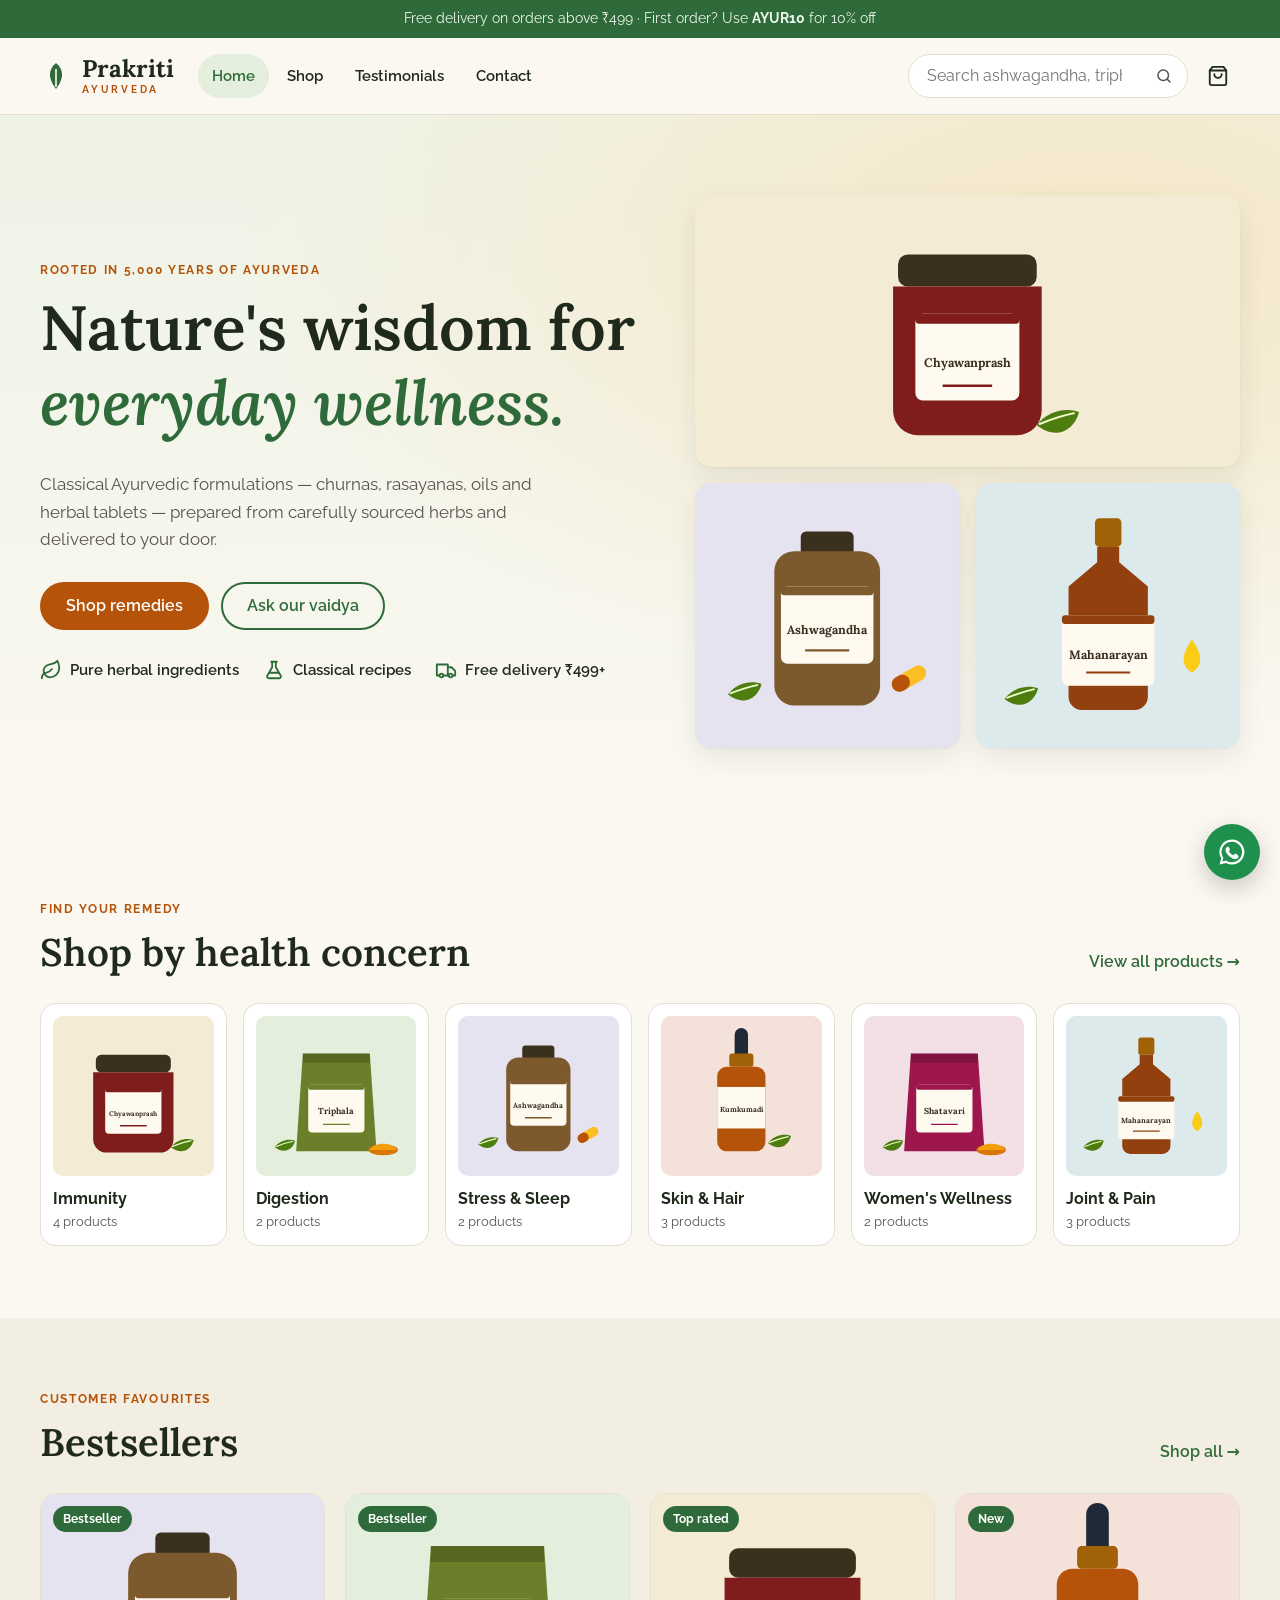
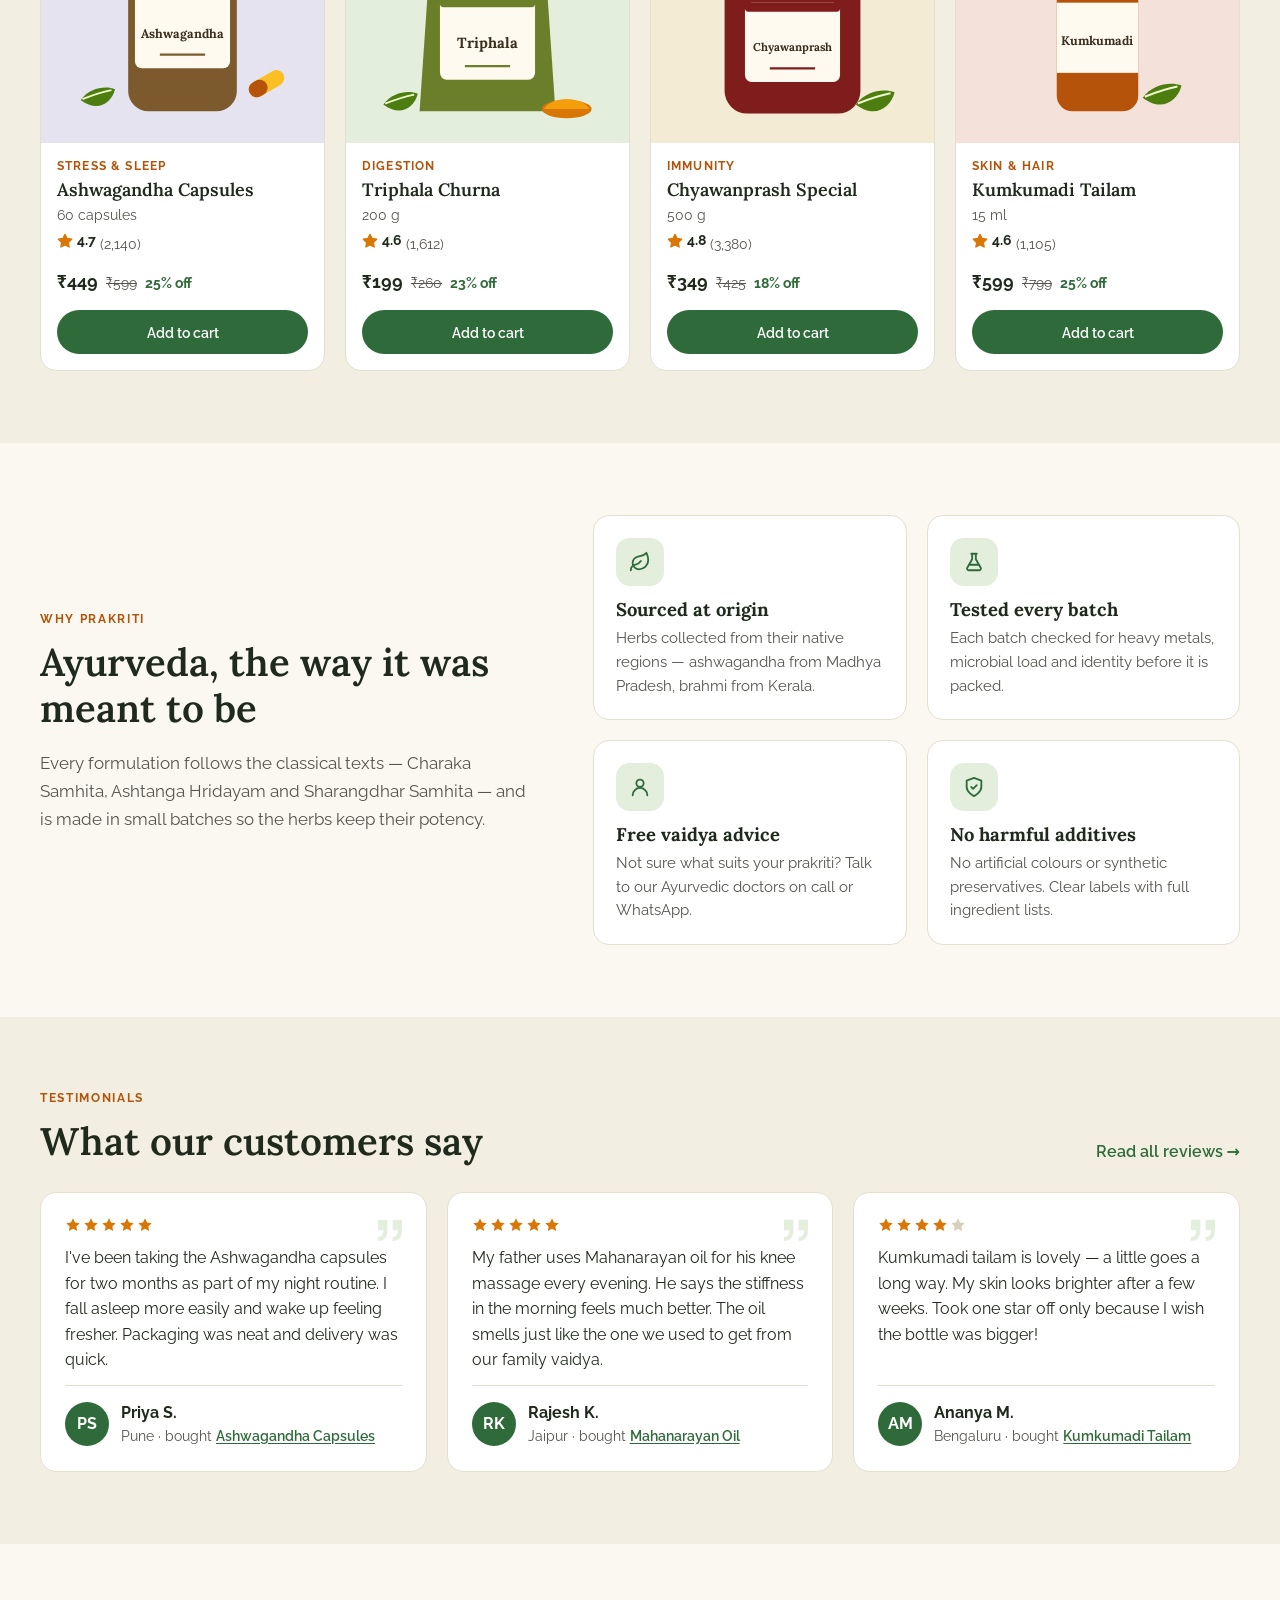
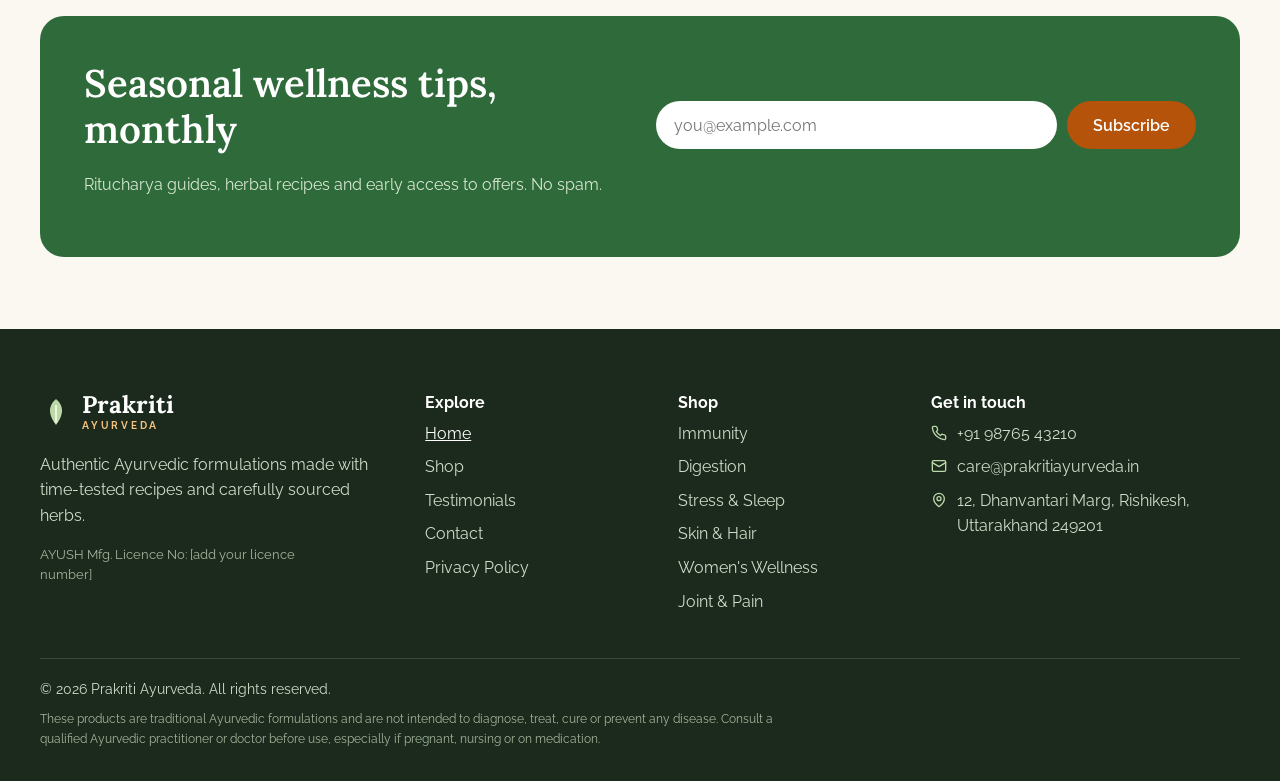
<file: ecomm/index.html>
<!doctype html>
<html lang="en">
<head>
  <meta charset="utf-8">
  <meta name="viewport" content="width=device-width, initial-scale=1">
  <title>Prakriti Ayurveda — Authentic Ayurvedic Medicines Online</title>
  <meta name="description" content="Shop authentic Ayurvedic medicines, churnas, oils and rasayanas. Classical recipes, carefully sourced herbs, delivered across India.">
  <link rel="preconnect" href="https://fonts.googleapis.com">
  <link rel="preconnect" href="https://fonts.gstatic.com" crossorigin>
  <link href="https://fonts.googleapis.com/css2?family=Lora:ital,wght@0,500;0,600;0,700;1,500&family=Raleway:wght@400;500;600;700&display=swap" rel="stylesheet">
  <link rel="stylesheet" href="css/styles.css">
</head>
<body data-page="home">
  <div id="site-header"></div>

  <main id="main">
    <section class="hero">
      <div class="container hero__inner">
        <div class="hero__copy">
          <p class="eyebrow">Rooted in 5,000 years of Ayurveda</p>
          <h1>Nature's wisdom for <em>everyday wellness.</em></h1>
          <p class="lead">Classical Ayurvedic formulations — churnas, rasayanas, oils and herbal tablets — prepared from carefully sourced herbs and delivered to your door.</p>
          <div class="hero__cta">
            <a href="shop.html" class="btn btn--accent">Shop remedies</a>
            <a href="contact.html" class="btn btn--ghost">Ask our vaidya</a>
          </div>
          <ul class="perks">
            <li><svg class="icon" aria-hidden="true"><use href="#i-leaf"/></svg>Pure herbal ingredients</li>
            <li><svg class="icon" aria-hidden="true"><use href="#i-flask"/></svg>Classical recipes</li>
            <li><svg class="icon" aria-hidden="true"><use href="#i-truck"/></svg>Free delivery ₹499+</li>
          </ul>
        </div>
        <div class="hero__art" aria-hidden="true" id="heroArt"></div>
      </div>
    </section>

    <section class="section">
      <div class="container">
        <div class="section__head">
          <div>
            <p class="eyebrow">Find your remedy</p>
            <h2 class="section__title">Shop by health concern</h2>
          </div>
          <a href="shop.html" class="text-link">View all products →</a>
        </div>
        <div class="cat-grid" id="catGrid"></div>
      </div>
    </section>

    <section class="section section--tint">
      <div class="container">
        <div class="section__head">
          <div>
            <p class="eyebrow">Customer favourites</p>
            <h2 class="section__title">Bestsellers</h2>
          </div>
          <a href="shop.html" class="text-link">Shop all →</a>
        </div>
        <div class="grid" id="featuredGrid"></div>
      </div>
    </section>

    <section class="section">
      <div class="container about">
        <div class="about__copy">
          <p class="eyebrow">Why Prakriti</p>
          <h2 class="section__title">Ayurveda, the way it was meant to be</h2>
          <p class="lead">Every formulation follows the classical texts — Charaka Samhita, Ashtanga Hridayam and Sharangdhar Samhita — and is made in small batches so the herbs keep their potency.</p>
        </div>
        <ul class="features">
          <li>
            <span class="features__icon"><svg class="icon" aria-hidden="true"><use href="#i-leaf"/></svg></span>
            <h3>Sourced at origin</h3>
            <p>Herbs collected from their native regions — ashwagandha from Madhya Pradesh, brahmi from Kerala.</p>
          </li>
          <li>
            <span class="features__icon"><svg class="icon" aria-hidden="true"><use href="#i-flask"/></svg></span>
            <h3>Tested every batch</h3>
            <p>Each batch checked for heavy metals, microbial load and identity before it is packed.</p>
          </li>
          <li>
            <span class="features__icon"><svg class="icon" aria-hidden="true"><use href="#i-user"/></svg></span>
            <h3>Free vaidya advice</h3>
            <p>Not sure what suits your prakriti? Talk to our Ayurvedic doctors on call or WhatsApp.</p>
          </li>
          <li>
            <span class="features__icon"><svg class="icon" aria-hidden="true"><use href="#i-shield"/></svg></span>
            <h3>No harmful additives</h3>
            <p>No artificial colours or synthetic preservatives. Clear labels with full ingredient lists.</p>
          </li>
        </ul>
      </div>
    </section>

    <section class="section section--tint">
      <div class="container">
        <div class="section__head">
          <div>
            <p class="eyebrow">Testimonials</p>
            <h2 class="section__title">What our customers say</h2>
          </div>
          <a href="testimonials.html" class="text-link">Read all reviews →</a>
        </div>
        <div class="review-grid" id="homeReviews"></div>
      </div>
    </section>

    <section class="section">
      <div class="container newsletter">
        <div>
          <h2 class="section__title">Seasonal wellness tips, monthly</h2>
          <p class="muted">Ritucharya guides, herbal recipes and early access to offers. No spam.</p>
        </div>
        <form class="newsletter__form" id="newsForm" novalidate>
          <label for="newsEmail" class="sr-only">Email address</label>
          <input id="newsEmail" type="email" placeholder="you@example.com" autocomplete="email">
          <button class="btn btn--primary" type="submit">Subscribe</button>
          <p class="field-msg" id="newsMsg" aria-live="polite"></p>
        </form>
      </div>
    </section>
  </main>

  <div id="site-footer"></div>

  <script src="js/products.js"></script>
  <script src="js/testimonials.js"></script>
  <script src="js/layout.js"></script>
  <script src="js/app.js"></script>
</body>
</html>
</file>
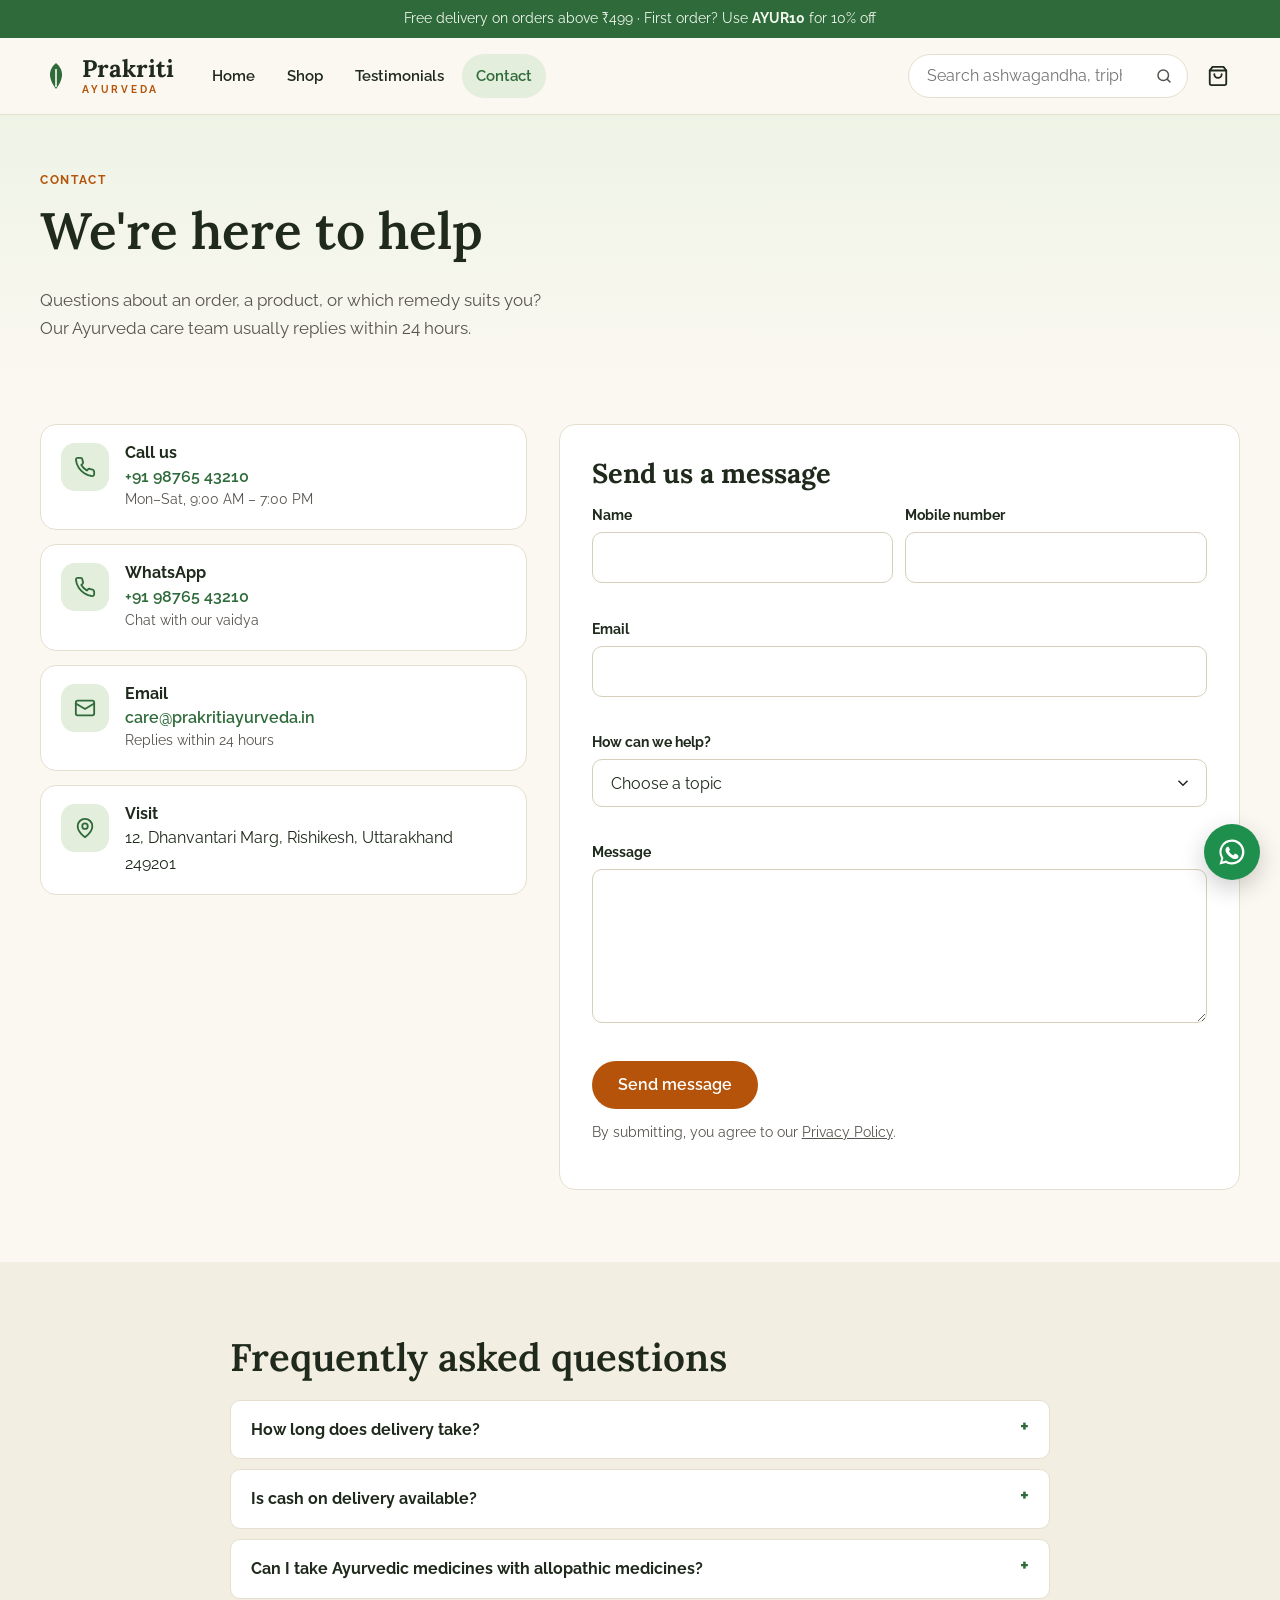
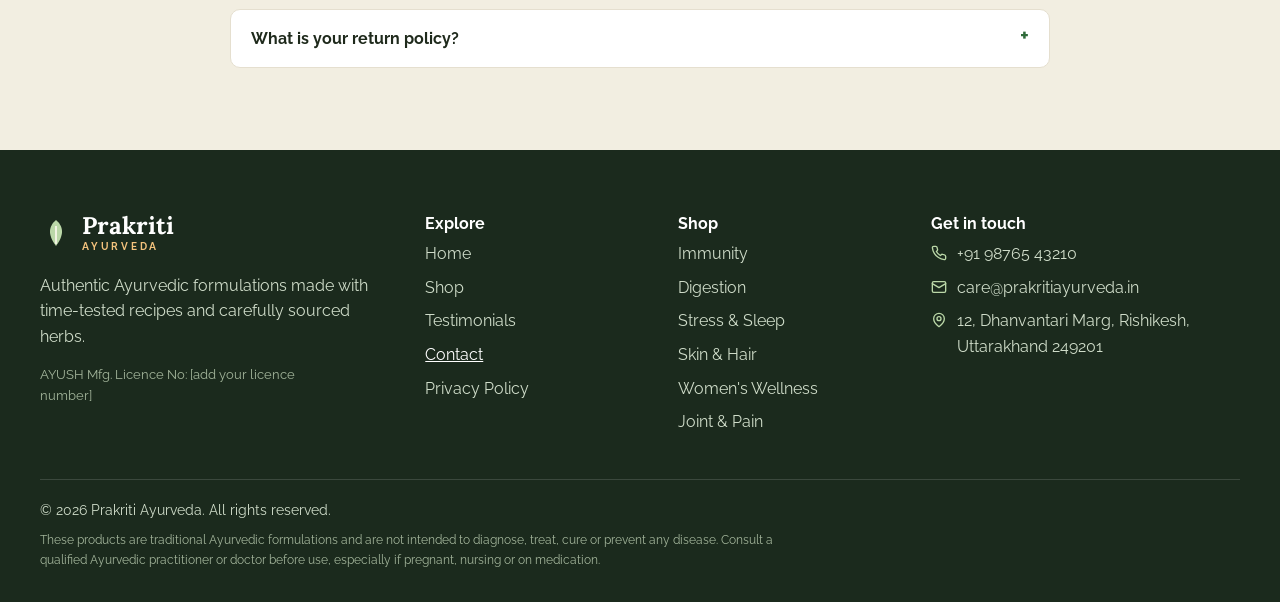
<file: ecomm/contact.html>
<!doctype html>
<html lang="en">
<head>
  <meta charset="utf-8">
  <meta name="viewport" content="width=device-width, initial-scale=1">
  <title>Contact Us — Prakriti Ayurveda</title>
  <meta name="description" content="Contact Prakriti Ayurveda for orders, product questions or a free consultation with our vaidya.">
  <link rel="preconnect" href="https://fonts.googleapis.com">
  <link rel="preconnect" href="https://fonts.gstatic.com" crossorigin>
  <link href="https://fonts.googleapis.com/css2?family=Lora:ital,wght@0,500;0,600;0,700;1,500&family=Raleway:wght@400;500;600;700&display=swap" rel="stylesheet">
  <link rel="stylesheet" href="css/styles.css">
</head>
<body data-page="contact">
  <div id="site-header"></div>

  <main id="main">
    <section class="page-hero">
      <div class="container">
        <p class="eyebrow">Contact</p>
        <h1>We're here to help</h1>
        <p class="lead">Questions about an order, a product, or which remedy suits you? Our Ayurveda care team usually replies within 24 hours.</p>
      </div>
    </section>

    <section class="section section--tight">
      <div class="container contact">
        <ul class="info-cards">
          <li>
            <span class="features__icon"><svg class="icon" aria-hidden="true"><use href="#i-phone"/></svg></span>
            <div><h2>Call us</h2><a data-store="phone"></a><p class="muted small" data-store="hours"></p></div>
          </li>
          <li>
            <span class="features__icon"><svg class="icon" aria-hidden="true"><use href="#i-phone"/></svg></span>
            <div><h2>WhatsApp</h2><a data-store="whatsapp" target="_blank" rel="noopener"></a><p class="muted small">Chat with our vaidya</p></div>
          </li>
          <li>
            <span class="features__icon"><svg class="icon" aria-hidden="true"><use href="#i-mail"/></svg></span>
            <div><h2>Email</h2><a data-store="email"></a><p class="muted small">Replies within 24 hours</p></div>
          </li>
          <li>
            <span class="features__icon"><svg class="icon" aria-hidden="true"><use href="#i-pin"/></svg></span>
            <div><h2>Visit</h2><p data-store="address"></p></div>
          </li>
        </ul>

        <div class="contact__form">
          <form id="contactForm" novalidate>
            <h2>Send us a message</h2>
            <div class="field-row">
              <div class="field"><label for="cName">Name</label><input id="cName" name="name" autocomplete="name" required><p class="field-msg"></p></div>
              <div class="field"><label for="cPhone">Mobile number</label><input id="cPhone" name="phone" type="tel" inputmode="numeric" autocomplete="tel" required><p class="field-msg"></p></div>
            </div>
            <div class="field"><label for="cEmail">Email</label><input id="cEmail" name="email" type="email" autocomplete="email" required><p class="field-msg"></p></div>
            <div class="field">
              <label for="cSubject">How can we help?</label>
              <select id="cSubject" name="subject" class="select select--field" required>
                <option value="">Choose a topic</option>
                <option value="order">Order &amp; delivery</option>
                <option value="product">Product question</option>
                <option value="consult">Free vaidya consultation</option>
                <option value="bulk">Bulk / wholesale enquiry</option>
                <option value="feedback">Feedback or testimonial</option>
              </select>
              <p class="field-msg"></p>
            </div>
            <div class="field"><label for="cMessage">Message</label><textarea id="cMessage" name="message" rows="5" required></textarea><p class="field-msg"></p></div>
            <button class="btn btn--accent" type="submit">Send message</button>
            <p class="muted small">By submitting, you agree to our <a href="privacy-policy.html">Privacy Policy</a>.</p>
          </form>
          <div class="success" id="contactSuccess" tabindex="-1" hidden>
            <svg class="icon icon--xl" aria-hidden="true"><use href="#i-check"/></svg>
            <h2>Message sent</h2>
            <p></p>
            <a class="btn btn--primary" href="shop.html">Browse remedies</a>
          </div>
        </div>
      </div>
    </section>

    <section class="section section--tint">
      <div class="container faq">
        <h2 class="section__title">Frequently asked questions</h2>
        <details><summary>How long does delivery take?</summary><p>Orders are dispatched within 24 hours and usually arrive in 3–5 working days. Remote PIN codes may take up to 7 days.</p></details>
        <details><summary>Is cash on delivery available?</summary><p>Yes, cash on delivery is available on most PIN codes across India, along with UPI and card payments.</p></details>
        <details><summary>Can I take Ayurvedic medicines with allopathic medicines?</summary><p>Many people do, but always check with your doctor or a qualified vaidya first, especially for chronic conditions, pregnancy or if you are on regular medication.</p></details>
        <details><summary>What is your return policy?</summary><p>Unopened products can be returned within 7 days of delivery. If an item arrives damaged, send us a photo on WhatsApp and we'll replace it free of cost.</p></details>
      </div>
    </section>
  </main>

  <div id="site-footer"></div>

  <script src="js/products.js"></script>
  <script src="js/testimonials.js"></script>
  <script src="js/layout.js"></script>
  <script src="js/app.js"></script>
</body>
</html>
</file>
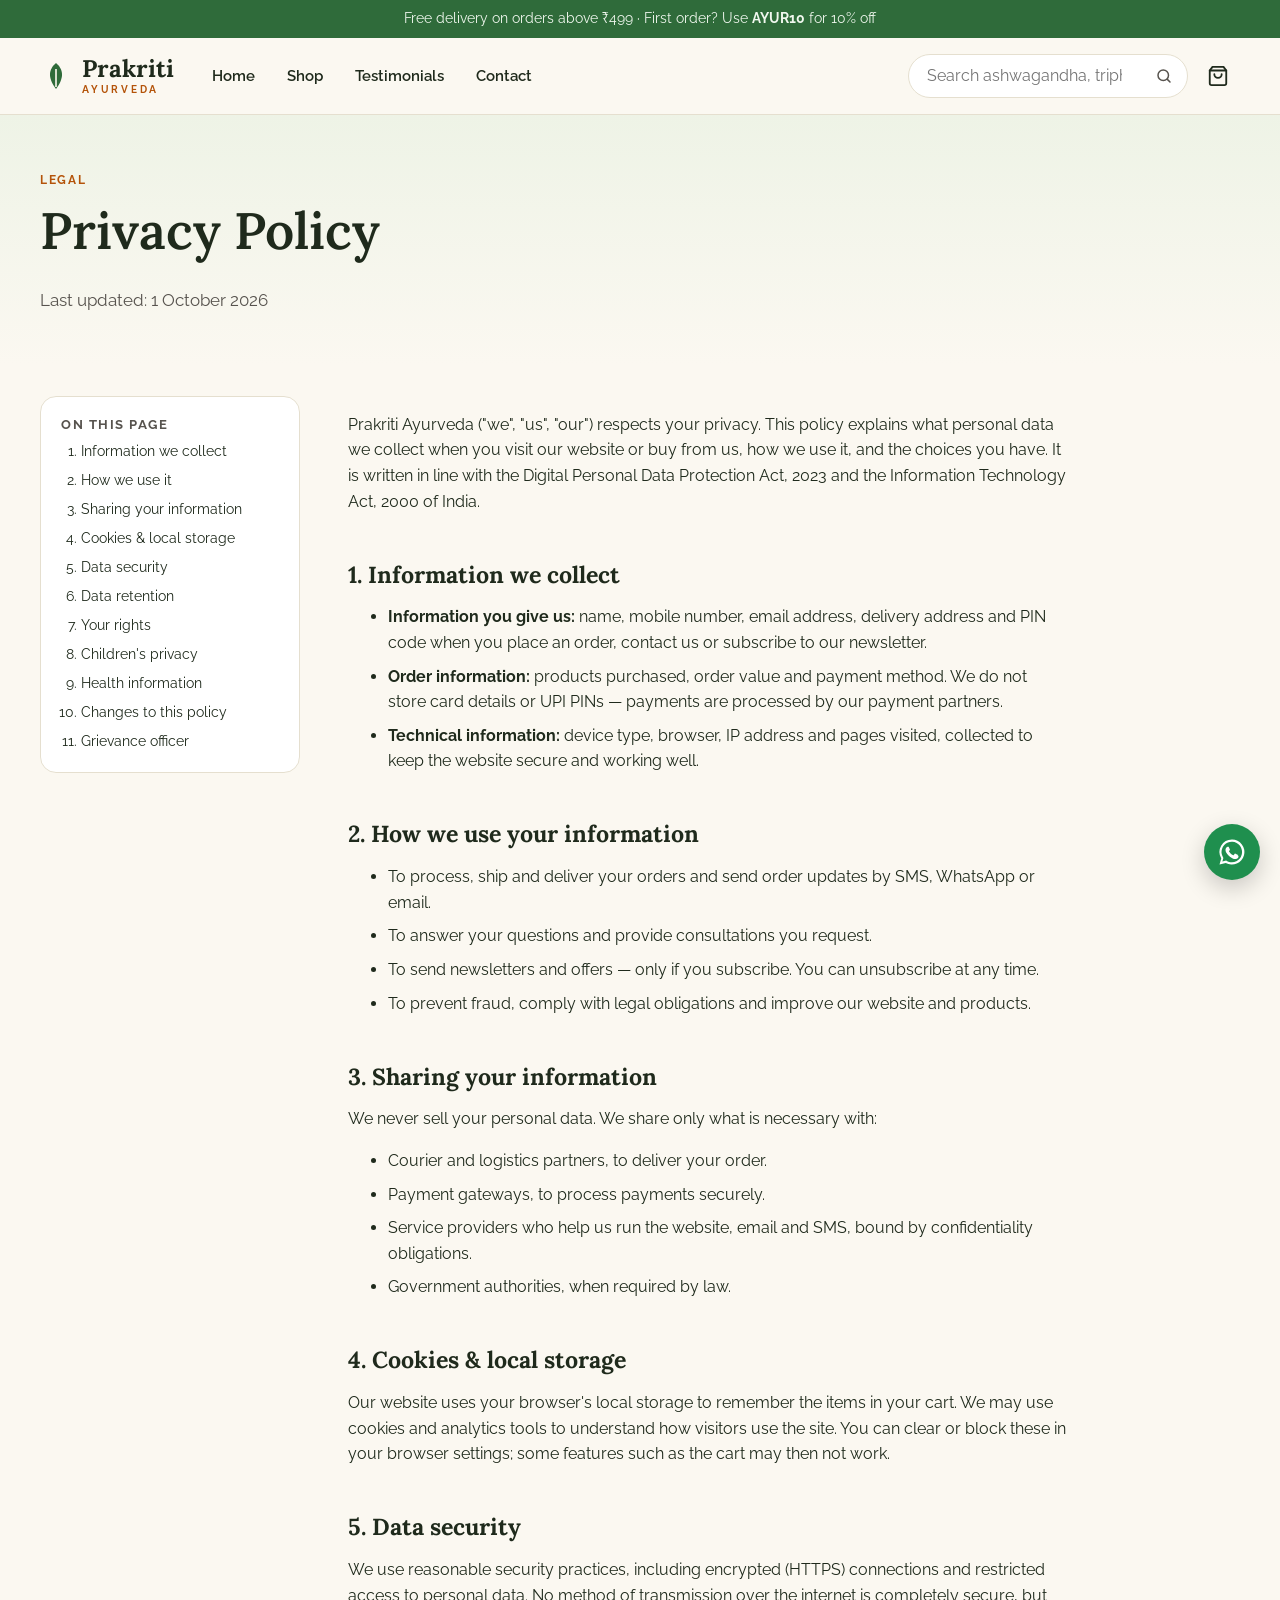
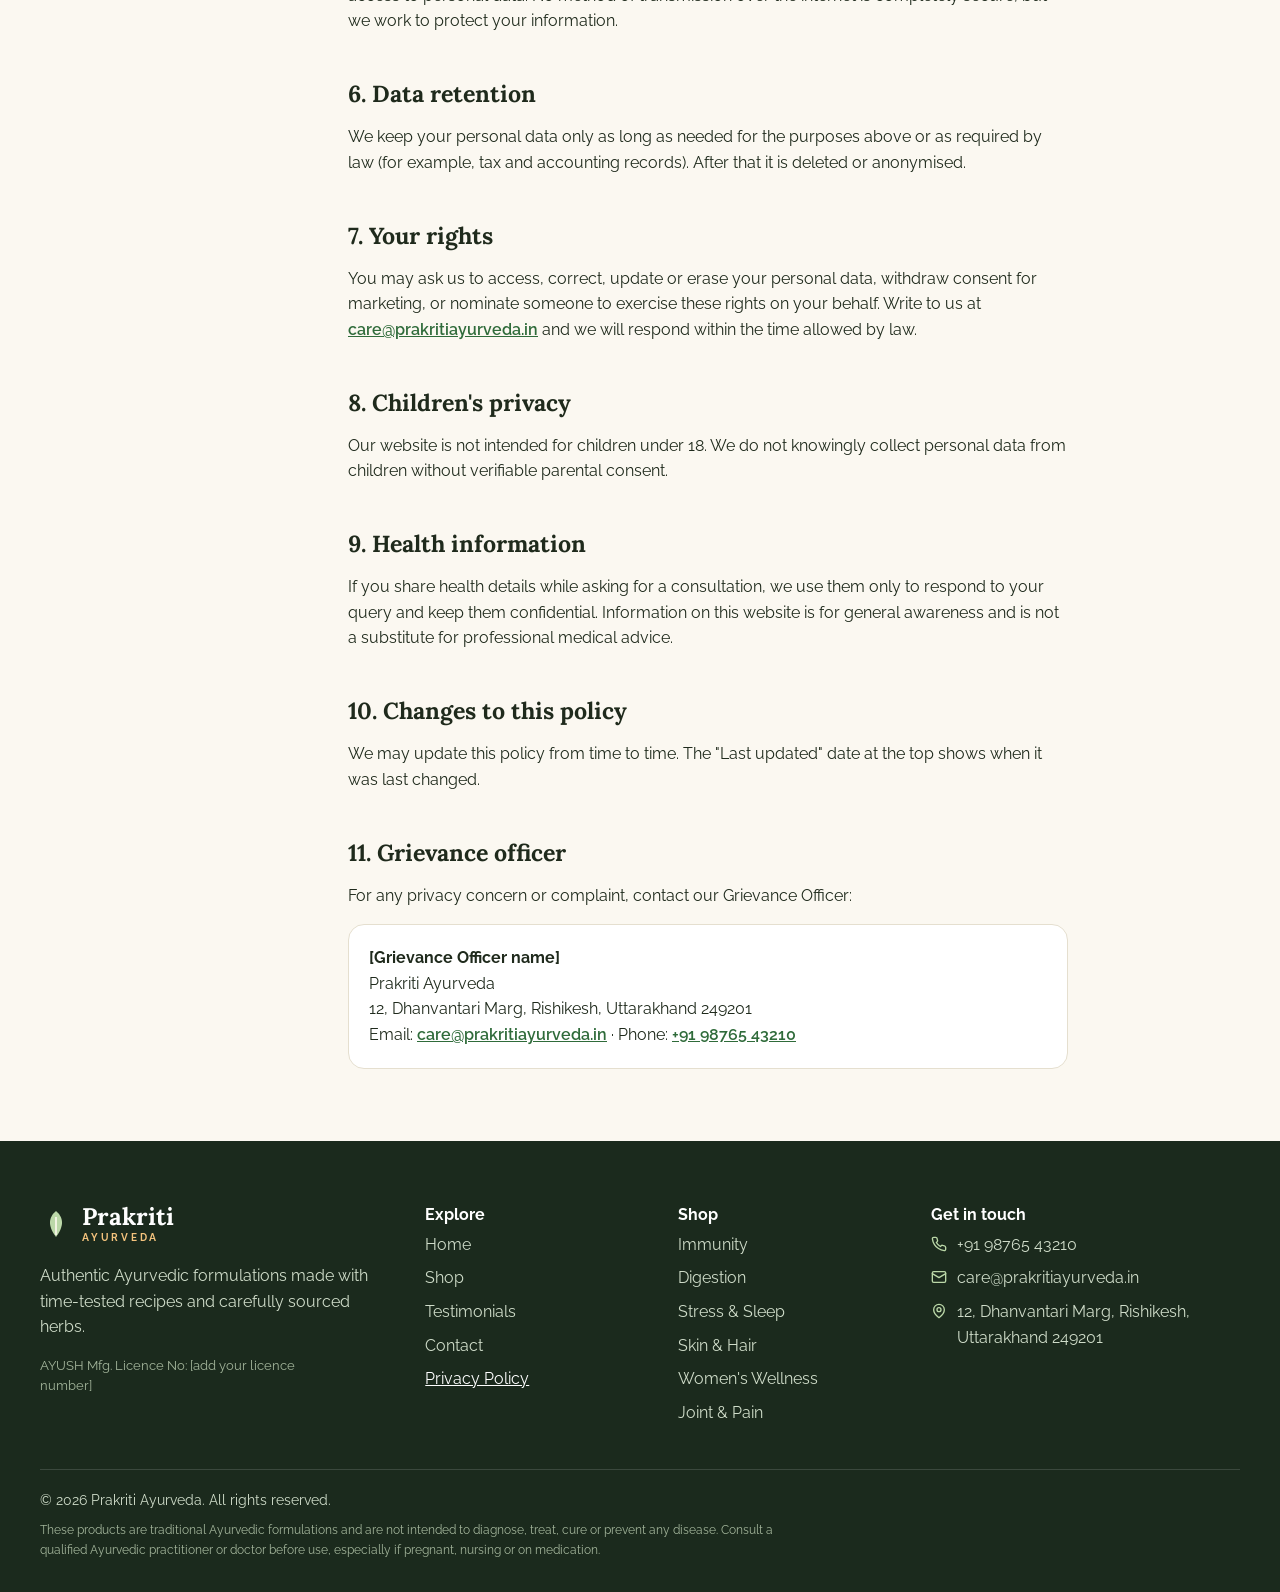
<file: ecomm/privacy-policy.html>
<!doctype html>
<html lang="en">
<head>
  <meta charset="utf-8">
  <meta name="viewport" content="width=device-width, initial-scale=1">
  <title>Privacy Policy — Prakriti Ayurveda</title>
  <meta name="description" content="How Prakriti Ayurveda collects, uses and protects your personal information.">
  <link rel="preconnect" href="https://fonts.googleapis.com">
  <link rel="preconnect" href="https://fonts.gstatic.com" crossorigin>
  <link href="https://fonts.googleapis.com/css2?family=Lora:ital,wght@0,500;0,600;0,700;1,500&family=Raleway:wght@400;500;600;700&display=swap" rel="stylesheet">
  <link rel="stylesheet" href="css/styles.css">
</head>
<body data-page="privacy">
  <div id="site-header"></div>

  <main id="main">
    <section class="page-hero">
      <div class="container">
        <p class="eyebrow">Legal</p>
        <h1>Privacy Policy</h1>
        <p class="lead">Last updated: 1 October 2026</p>
      </div>
    </section>

    <section class="section section--tight">
      <div class="container policy">
        <nav class="policy__toc" aria-label="On this page">
          <h2>On this page</h2>
          <ol>
            <li><a href="#collect">Information we collect</a></li>
            <li><a href="#use">How we use it</a></li>
            <li><a href="#share">Sharing your information</a></li>
            <li><a href="#cookies">Cookies &amp; local storage</a></li>
            <li><a href="#security">Data security</a></li>
            <li><a href="#retention">Data retention</a></li>
            <li><a href="#rights">Your rights</a></li>
            <li><a href="#children">Children's privacy</a></li>
            <li><a href="#health">Health information</a></li>
            <li><a href="#changes">Changes to this policy</a></li>
            <li><a href="#grievance">Grievance officer</a></li>
          </ol>
        </nav>
        <article class="policy__body">
          <p>Prakriti Ayurveda ("we", "us", "our") respects your privacy. This policy explains what personal data we collect when you visit our website or buy from us, how we use it, and the choices you have. It is written in line with the Digital Personal Data Protection Act, 2023 and the Information Technology Act, 2000 of India.</p>

          <h2 id="collect">1. Information we collect</h2>
          <ul>
            <li><strong>Information you give us:</strong> name, mobile number, email address, delivery address and PIN code when you place an order, contact us or subscribe to our newsletter.</li>
            <li><strong>Order information:</strong> products purchased, order value and payment method. We do not store card details or UPI PINs — payments are processed by our payment partners.</li>
            <li><strong>Technical information:</strong> device type, browser, IP address and pages visited, collected to keep the website secure and working well.</li>
          </ul>

          <h2 id="use">2. How we use your information</h2>
          <ul>
            <li>To process, ship and deliver your orders and send order updates by SMS, WhatsApp or email.</li>
            <li>To answer your questions and provide consultations you request.</li>
            <li>To send newsletters and offers — only if you subscribe. You can unsubscribe at any time.</li>
            <li>To prevent fraud, comply with legal obligations and improve our website and products.</li>
          </ul>

          <h2 id="share">3. Sharing your information</h2>
          <p>We never sell your personal data. We share only what is necessary with:</p>
          <ul>
            <li>Courier and logistics partners, to deliver your order.</li>
            <li>Payment gateways, to process payments securely.</li>
            <li>Service providers who help us run the website, email and SMS, bound by confidentiality obligations.</li>
            <li>Government authorities, when required by law.</li>
          </ul>

          <h2 id="cookies">4. Cookies &amp; local storage</h2>
          <p>Our website uses your browser's local storage to remember the items in your cart. We may use cookies and analytics tools to understand how visitors use the site. You can clear or block these in your browser settings; some features such as the cart may then not work.</p>

          <h2 id="security">5. Data security</h2>
          <p>We use reasonable security practices, including encrypted (HTTPS) connections and restricted access to personal data. No method of transmission over the internet is completely secure, but we work to protect your information.</p>

          <h2 id="retention">6. Data retention</h2>
          <p>We keep your personal data only as long as needed for the purposes above or as required by law (for example, tax and accounting records). After that it is deleted or anonymised.</p>

          <h2 id="rights">7. Your rights</h2>
          <p>You may ask us to access, correct, update or erase your personal data, withdraw consent for marketing, or nominate someone to exercise these rights on your behalf. Write to us at <a data-store="email"></a> and we will respond within the time allowed by law.</p>

          <h2 id="children">8. Children's privacy</h2>
          <p>Our website is not intended for children under 18. We do not knowingly collect personal data from children without verifiable parental consent.</p>

          <h2 id="health">9. Health information</h2>
          <p>If you share health details while asking for a consultation, we use them only to respond to your query and keep them confidential. Information on this website is for general awareness and is not a substitute for professional medical advice.</p>

          <h2 id="changes">10. Changes to this policy</h2>
          <p>We may update this policy from time to time. The "Last updated" date at the top shows when it was last changed.</p>

          <h2 id="grievance">11. Grievance officer</h2>
          <p>For any privacy concern or complaint, contact our Grievance Officer:</p>
          <address>
            <strong>[Grievance Officer name]</strong><br>
            Prakriti Ayurveda<br>
            <span data-store="address"></span><br>
            Email: <a data-store="email"></a> · Phone: <a data-store="phone"></a>
          </address>
        </article>
      </div>
    </section>
  </main>

  <div id="site-footer"></div>

  <script src="js/products.js"></script>
  <script src="js/testimonials.js"></script>
  <script src="js/layout.js"></script>
  <script src="js/app.js"></script>
</body>
</html>
</file>
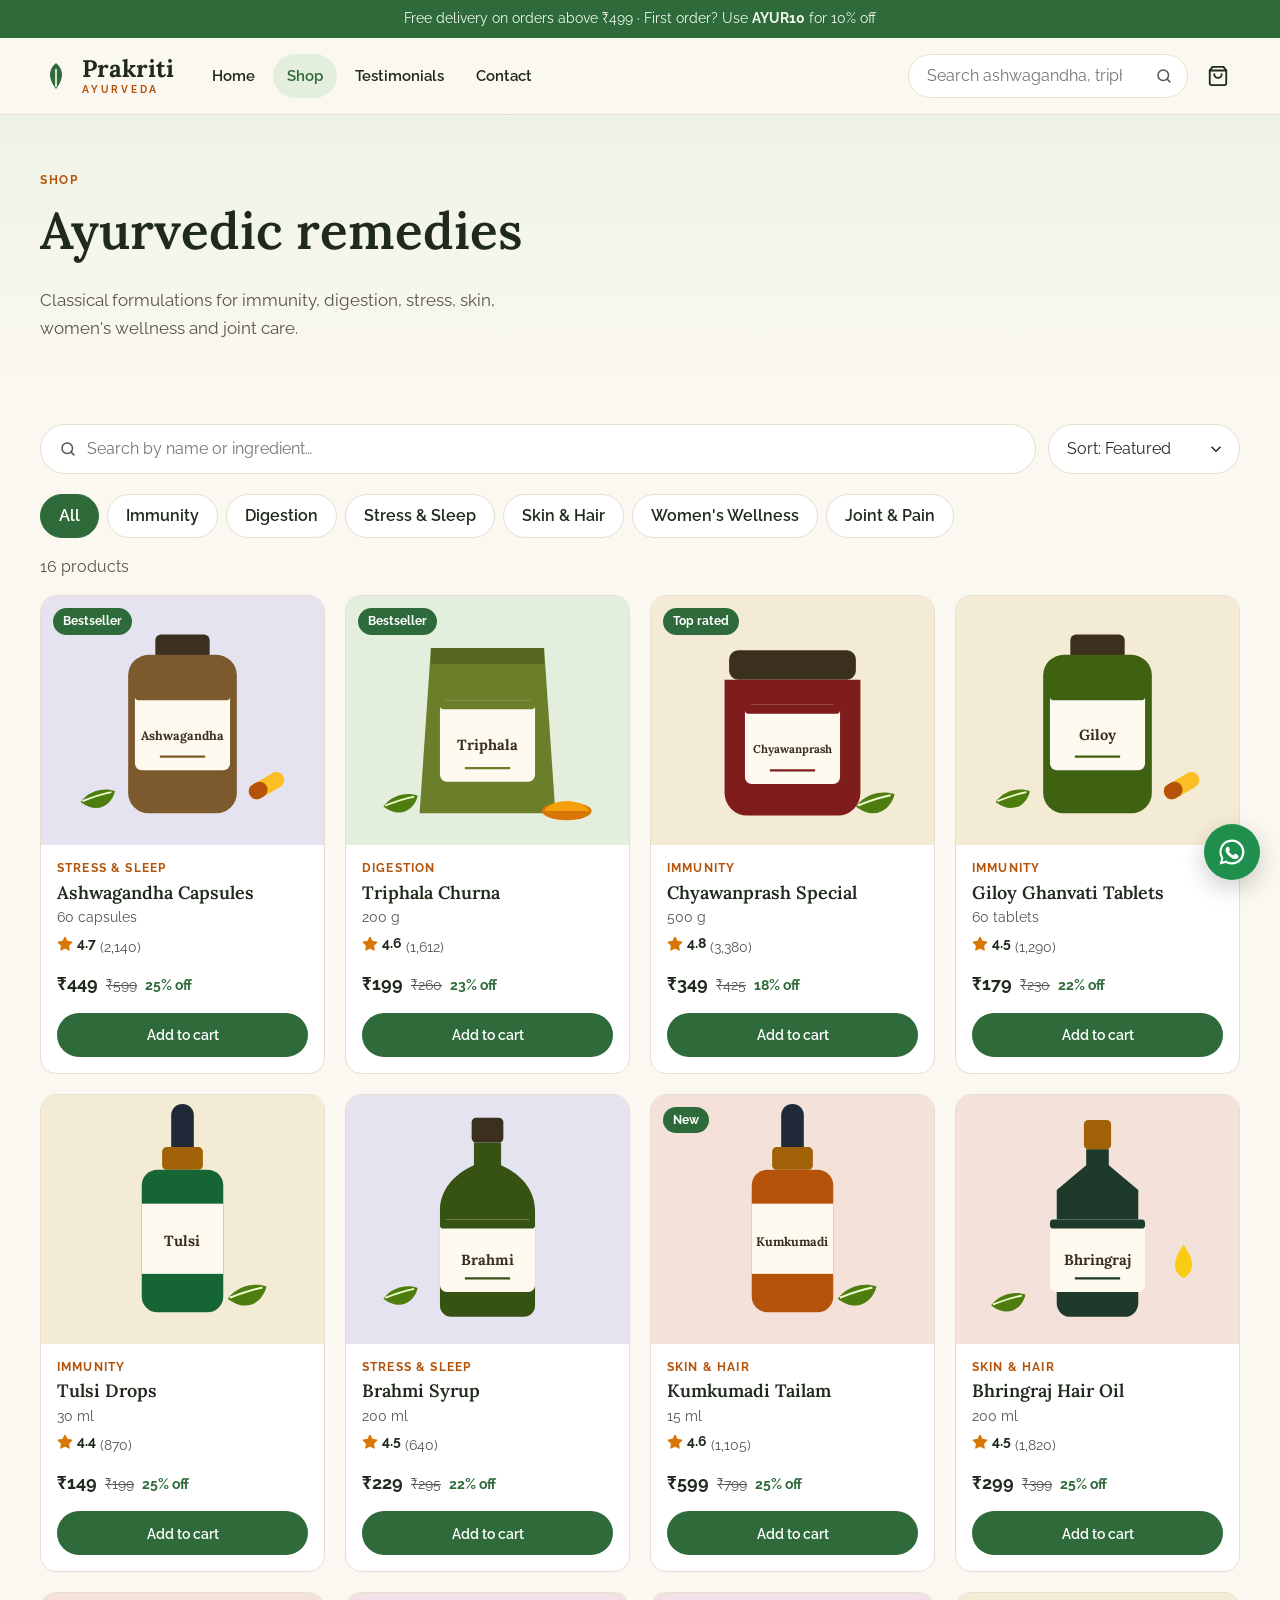
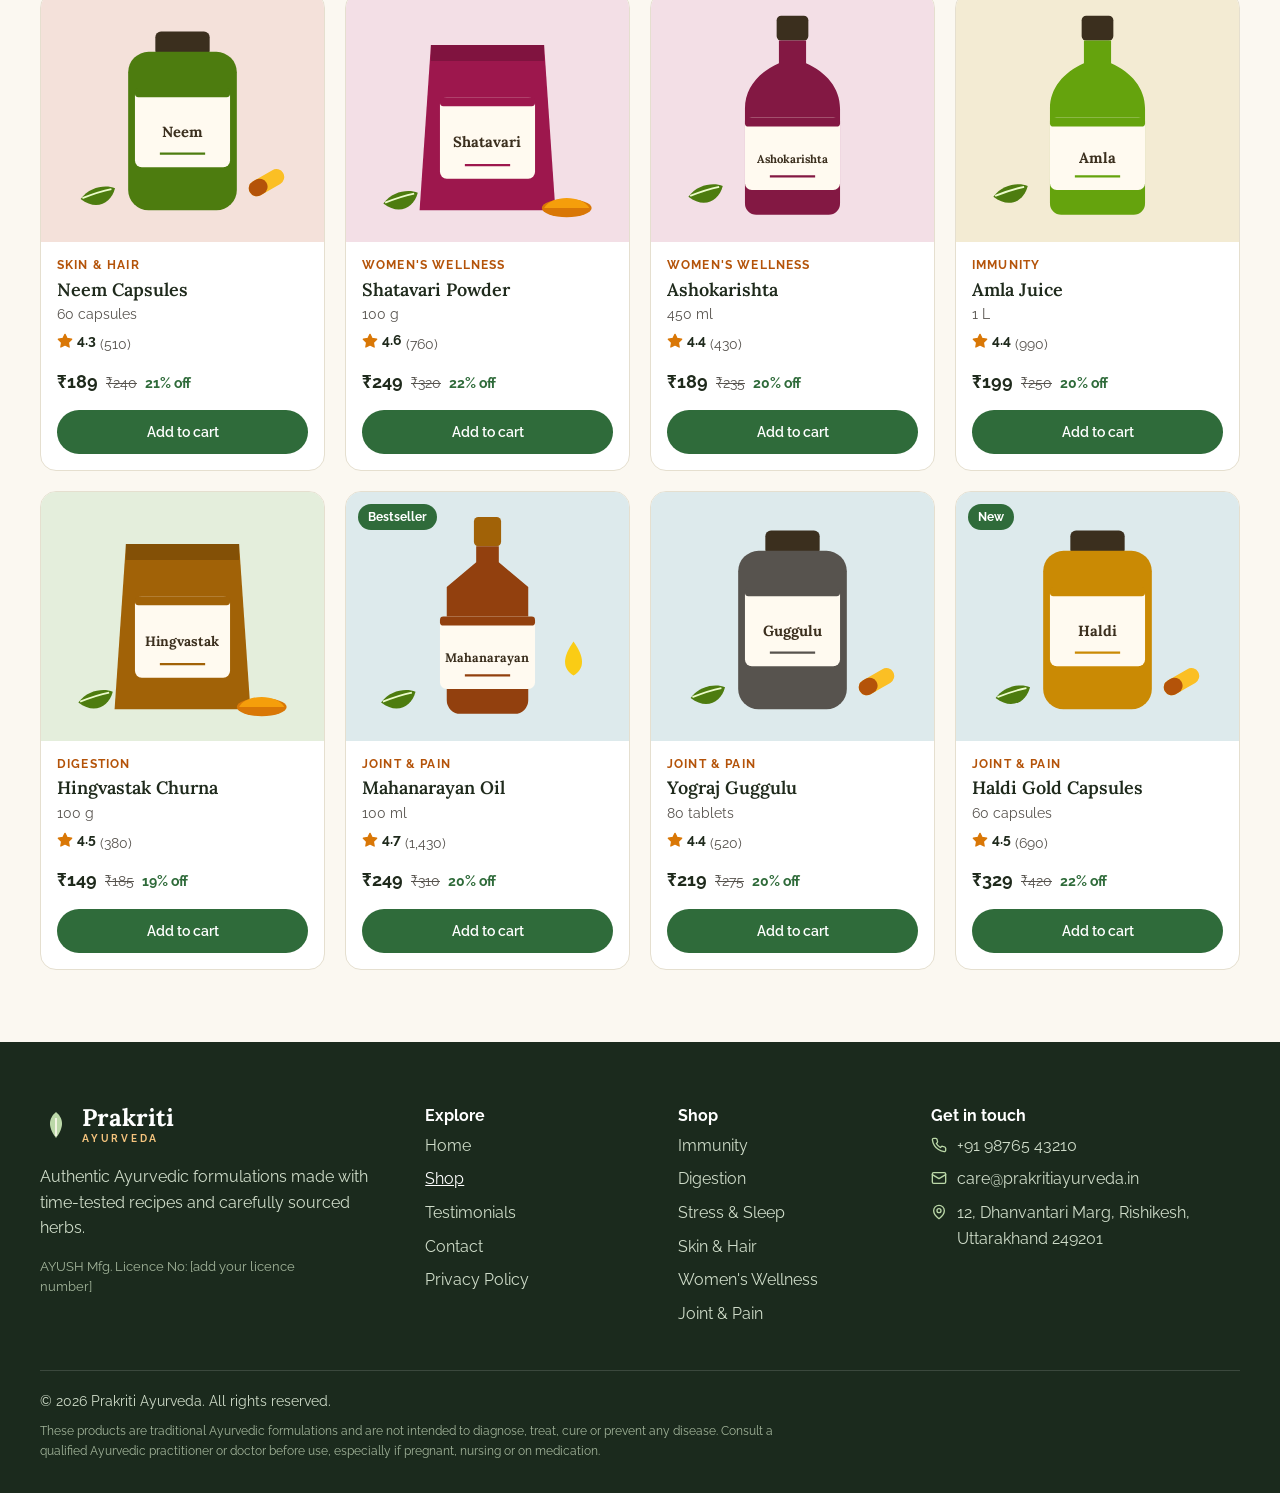
<file: ecomm/shop.html>
<!doctype html>
<html lang="en">
<head>
  <meta charset="utf-8">
  <meta name="viewport" content="width=device-width, initial-scale=1">
  <title>Shop Ayurvedic Medicines — Prakriti Ayurveda</title>
  <meta name="description" content="Browse Ayurvedic churnas, rasayanas, herbal tablets and oils by health concern.">
  <link rel="preconnect" href="https://fonts.googleapis.com">
  <link rel="preconnect" href="https://fonts.gstatic.com" crossorigin>
  <link href="https://fonts.googleapis.com/css2?family=Lora:ital,wght@0,500;0,600;0,700;1,500&family=Raleway:wght@400;500;600;700&display=swap" rel="stylesheet">
  <link rel="stylesheet" href="css/styles.css">
</head>
<body data-page="shop">
  <div id="site-header"></div>

  <main id="main">
    <section class="page-hero">
      <div class="container">
        <p class="eyebrow">Shop</p>
        <h1>Ayurvedic remedies</h1>
        <p class="lead">Classical formulations for immunity, digestion, stress, skin, women's wellness and joint care.</p>
      </div>
    </section>

    <section class="section section--tight">
      <div class="container">
        <div class="shop__bar">
          <div class="search search--lg">
            <svg class="icon" aria-hidden="true"><use href="#i-search"/></svg>
            <label for="shopSearch" class="sr-only">Search products</label>
            <input id="shopSearch" type="search" placeholder="Search by name or ingredient…" autocomplete="off">
          </div>
          <label for="sortSelect" class="sr-only">Sort by</label>
          <select id="sortSelect" class="select">
            <option value="featured">Sort: Featured</option>
            <option value="price-asc">Price: Low to high</option>
            <option value="price-desc">Price: High to low</option>
            <option value="rating">Top rated</option>
          </select>
        </div>
        <div class="chips" id="filterChips" role="toolbar" aria-label="Filter by health concern"></div>
        <p class="muted" id="resultInfo" aria-live="polite"></p>
        <div class="grid" id="productGrid"></div>
        <div class="empty" id="emptyState" hidden>
          <svg class="icon icon--xl" aria-hidden="true"><use href="#i-search"/></svg>
          <p>No products match your search.</p>
          <button class="btn btn--ghost" id="clearSearch">Clear filters</button>
        </div>
      </div>
    </section>
  </main>

  <div id="site-footer"></div>

  <script src="js/products.js"></script>
  <script src="js/testimonials.js"></script>
  <script src="js/layout.js"></script>
  <script src="js/app.js"></script>
</body>
</html>
</file>
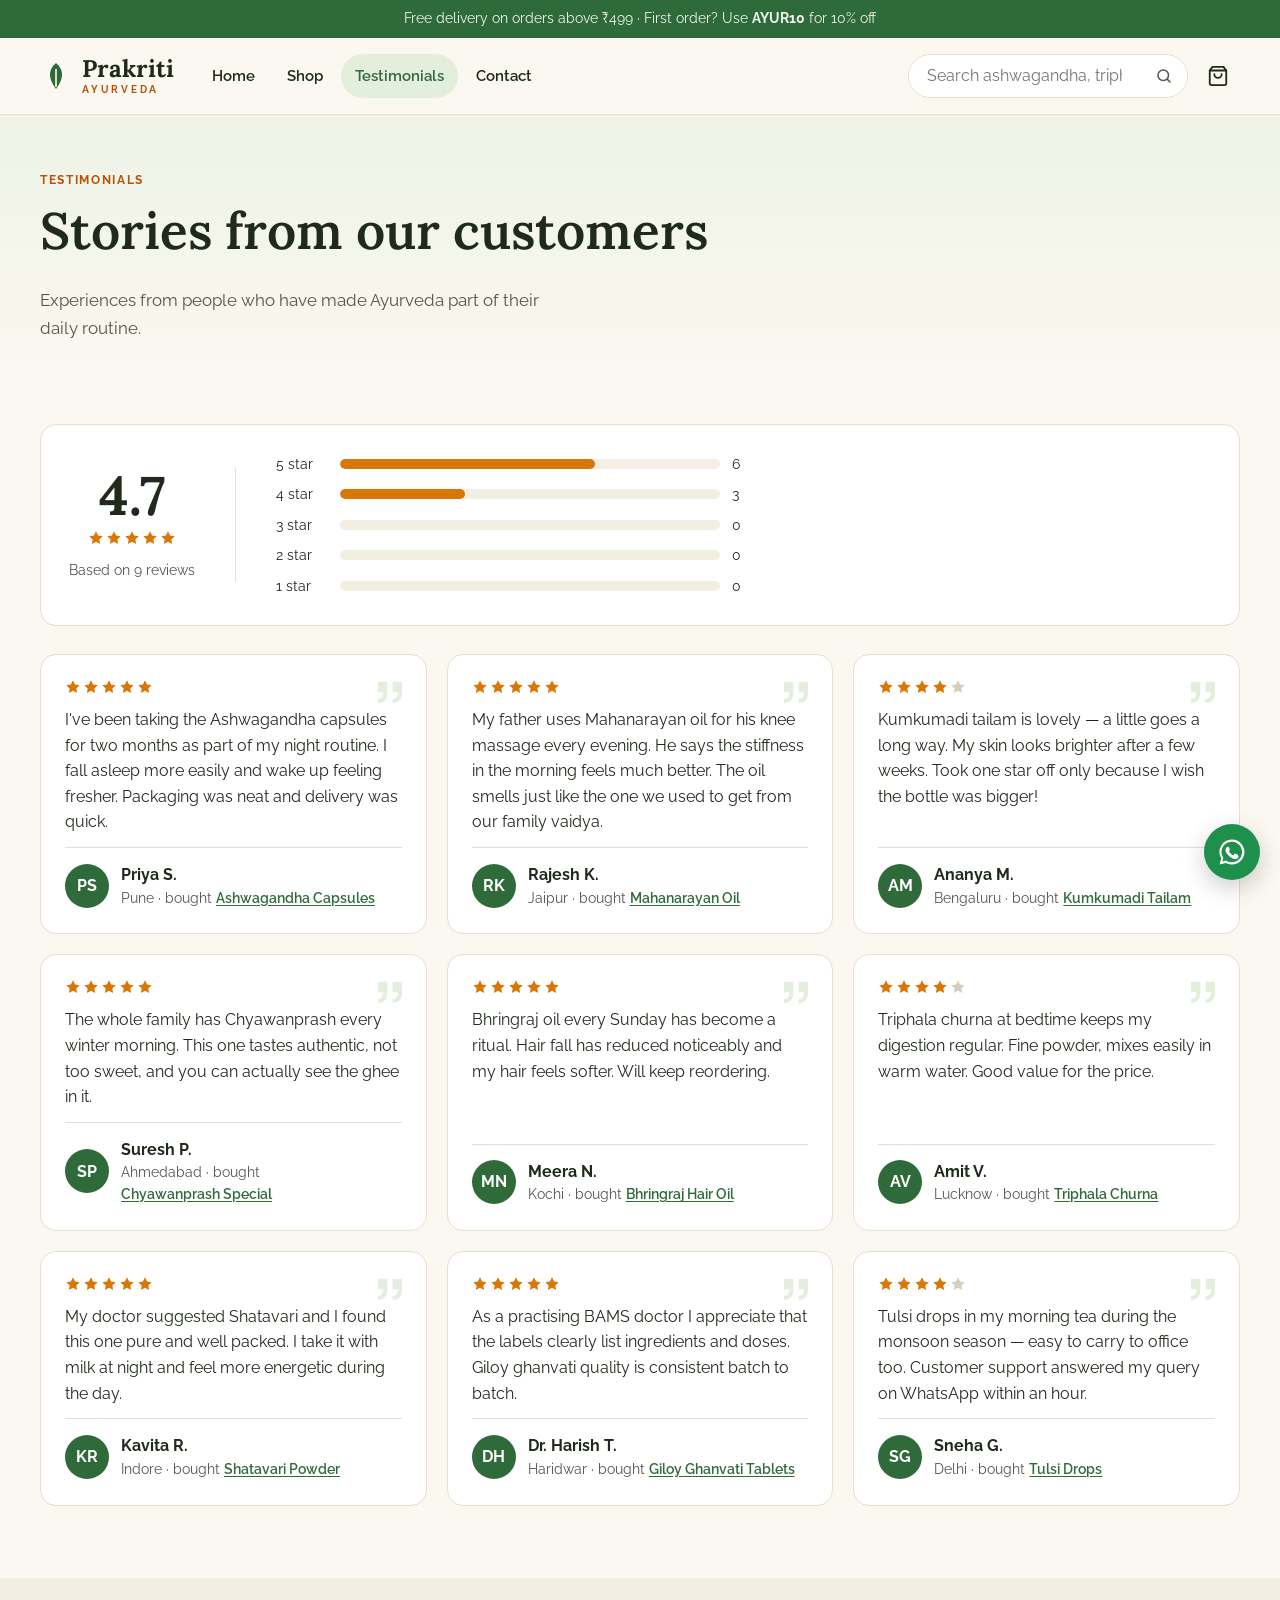
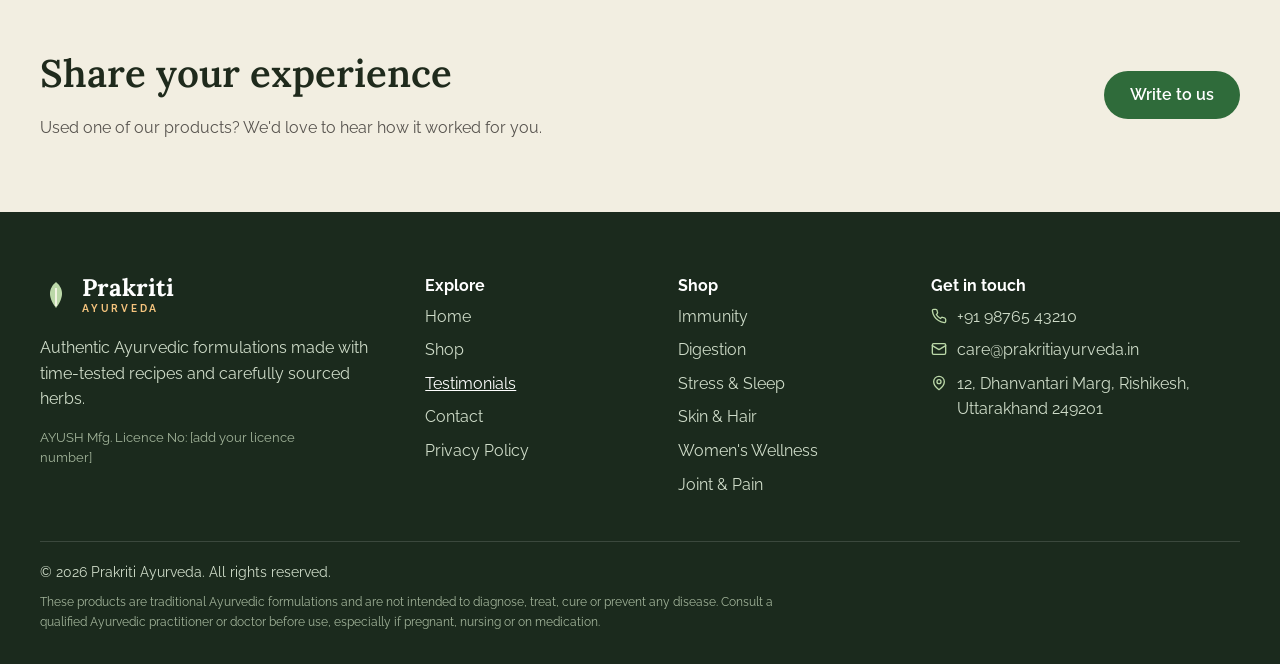
<file: ecomm/testimonials.html>
<!doctype html>
<html lang="en">
<head>
  <meta charset="utf-8">
  <meta name="viewport" content="width=device-width, initial-scale=1">
  <title>Customer Testimonials — Prakriti Ayurveda</title>
  <meta name="description" content="Read what customers say about Prakriti Ayurveda products.">
  <link rel="preconnect" href="https://fonts.googleapis.com">
  <link rel="preconnect" href="https://fonts.gstatic.com" crossorigin>
  <link href="https://fonts.googleapis.com/css2?family=Lora:ital,wght@0,500;0,600;0,700;1,500&family=Raleway:wght@400;500;600;700&display=swap" rel="stylesheet">
  <link rel="stylesheet" href="css/styles.css">
</head>
<body data-page="testimonials">
  <div id="site-header"></div>

  <main id="main">
    <section class="page-hero">
      <div class="container">
        <p class="eyebrow">Testimonials</p>
        <h1>Stories from our customers</h1>
        <p class="lead">Experiences from people who have made Ayurveda part of their daily routine.</p>
      </div>
    </section>

    <section class="section section--tight">
      <div class="container">
        <div class="rating-summary">
          <div class="rating-summary__score">
            <strong id="avgRating">–</strong>
            <span id="avgStars"></span>
            <span class="muted small" id="reviewCount"></span>
          </div>
          <div class="rating-summary__bars" id="ratingBars"></div>
        </div>
        <div class="review-grid" id="reviewGrid"></div>
      </div>
    </section>

    <section class="section section--tint">
      <div class="container cta-band">
        <div>
          <h2 class="section__title">Share your experience</h2>
          <p class="muted">Used one of our products? We'd love to hear how it worked for you.</p>
        </div>
        <a href="contact.html" class="btn btn--primary">Write to us</a>
      </div>
    </section>
  </main>

  <div id="site-footer"></div>

  <script src="js/products.js"></script>
  <script src="js/testimonials.js"></script>
  <script src="js/layout.js"></script>
  <script src="js/app.js"></script>
</body>
</html>
</file>
<file: ecomm/css/styles.css>
:root {
  --primary: #2f6b3a;
  --primary-hover: #24552d;
  --on-primary: #ffffff;
  --accent: #b45309;
  --accent-hover: #92400e;
  --on-accent: #ffffff;
  --bg: #fbf8f1;
  --surface: #ffffff;
  --tint: #f2eee1;
  --fg: #1f2a1c;
  --muted: #57534e;
  --border: #e5dfcf;
  --danger: #b91c1c;
  --ring: #2f6b3a;
  --radius: 16px;
  --radius-sm: 10px;
  --shadow: 0 1px 2px rgb(31 42 28 / .05), 0 10px 28px rgb(31 42 28 / .08);
  --font-display: "Lora", Georgia, serif;
  --font-body: "Raleway", system-ui, sans-serif;
  --ease: cubic-bezier(.2, .7, .2, 1);
}

*, *::before, *::after { box-sizing: border-box; }
html { scroll-behavior: smooth; scroll-padding-top: 96px; }
body {
  margin: 0;
  font-family: var(--font-body);
  font-size: 16px;
  line-height: 1.6;
  color: var(--fg);
  background: var(--bg);
  -webkit-font-smoothing: antialiased;
}
body.no-scroll { overflow: hidden; }
img, svg { display: block; max-width: 100%; }
button, input, select, textarea { font: inherit; color: inherit; }
button { cursor: pointer; background: none; border: 0; padding: 0; }
a { color: inherit; }
h1, h2, h3 { line-height: 1.2; margin: 0 0 .5em; }
:focus-visible { outline: 3px solid var(--ring); outline-offset: 2px; border-radius: 6px; }

.container { width: min(1200px, 100% - 32px); margin-inline: auto; }
.sr-only { position: absolute; width: 1px; height: 1px; overflow: hidden; clip: rect(0 0 0 0); white-space: nowrap; }
.skip-link { position: absolute; left: 16px; top: -48px; background: var(--fg); color: #fff; padding: 8px 14px; border-radius: 8px; z-index: 100; }
.skip-link:focus { top: 8px; }
.muted { color: var(--muted); }
.small { font-size: .85rem; }
.text-link { color: var(--primary); font-weight: 600; text-decoration: none; white-space: nowrap; }
.text-link:hover { text-decoration: underline; }
.link { color: var(--primary); font-weight: 600; text-decoration: underline; text-underline-offset: 2px; }

.icon { width: 22px; height: 22px; fill: none; stroke: currentColor; stroke-width: 2; stroke-linecap: round; stroke-linejoin: round; flex: none; }
.icon--sm { width: 16px; height: 16px; }
.icon--xl { width: 48px; height: 48px; stroke-width: 1.5; }

/* ---------- buttons ---------- */
.btn {
  display: inline-flex; align-items: center; justify-content: center; gap: 8px;
  min-height: 48px; padding: 0 24px; border-radius: 999px;
  font-weight: 600; text-decoration: none; border: 2px solid transparent;
  transition: background-color .2s var(--ease), color .2s var(--ease), border-color .2s var(--ease), transform .15s var(--ease);
}
.btn:active { transform: scale(.98); }
.btn--sm { min-height: 44px; padding: 0 16px; font-size: .9rem; }
.btn--block { width: 100%; }
.btn--primary { background: var(--primary); color: var(--on-primary); }
.btn--primary:hover { background: var(--primary-hover); }
.btn--accent { background: var(--accent); color: var(--on-accent); }
.btn--accent:hover { background: var(--accent-hover); }
.btn--ghost { border-color: var(--primary); color: var(--primary); }
.btn--ghost:hover { background: var(--primary); color: #fff; }

.icon-btn {
  position: relative; display: inline-grid; place-items: center;
  width: 44px; height: 44px; border-radius: 999px;
  transition: background-color .2s var(--ease);
}
.icon-btn:hover { background: var(--tint); }
.icon-btn--sm { width: 36px; height: 36px; }
.badge {
  position: absolute; top: 2px; right: 0; min-width: 20px; height: 20px; padding: 0 5px;
  border-radius: 999px; background: var(--accent); color: #fff; font-size: .72rem; font-weight: 700;
  display: grid; place-items: center;
}
.badge[hidden] { display: none; }

/* ---------- header ---------- */
.announce { background: var(--primary); color: #f0f7ee; text-align: center; font-size: .85rem; padding: 8px 16px; }
.header { position: sticky; top: 0; z-index: 20; background: rgb(251 248 241 / .94); backdrop-filter: blur(10px); border-bottom: 1px solid var(--border); }
.header__inner { display: flex; align-items: center; gap: 24px; height: 76px; }
.logo { display: inline-flex; align-items: center; gap: 10px; text-decoration: none; color: var(--primary); }
.logo__mark { width: 32px; height: 32px; color: var(--primary); }
.logo span { font-family: var(--font-display); font-size: 1.5rem; font-weight: 700; line-height: 1; color: var(--fg); display: grid; }
.logo small { font-family: var(--font-body); font-size: .62rem; font-weight: 700; letter-spacing: .28em; text-transform: uppercase; color: var(--accent); margin-top: 4px; }
.logo--light span { color: #fff; }
.logo--light .logo__mark { color: #bbd8a8; }
.logo--light small { color: #f4c37d; }
.menu-btn { display: none; }
.main-nav ul { list-style: none; display: flex; gap: 4px; margin: 0; padding: 0; }
.main-nav a {
  display: block; padding: 10px 14px; border-radius: 999px; text-decoration: none; font-weight: 600; font-size: .95rem;
  transition: background-color .2s var(--ease), color .2s var(--ease);
}
.main-nav a:hover { background: var(--tint); }
.main-nav a[aria-current="page"] { color: var(--primary); background: #e4eedc; }
.header__actions { display: flex; align-items: center; gap: 8px; margin-left: auto; }
.search {
  display: flex; align-items: center; gap: 8px; height: 44px; padding: 0 6px 0 16px; width: 280px;
  background: var(--surface); border: 1px solid var(--border); border-radius: 999px;
  transition: border-color .2s var(--ease);
}
.search:focus-within { border-color: var(--ring); }
.search input { flex: 1; border: 0; background: transparent; outline: none; min-width: 0; height: 100%; }
.search .icon { color: var(--muted); width: 18px; height: 18px; }
.search__btn { display: grid; place-items: center; width: 34px; height: 34px; border-radius: 999px; }
.search__btn:hover { background: var(--tint); }
.search--lg { flex: 1; width: auto; height: 50px; padding-left: 18px; }

/* ---------- hero ---------- */
.hero { background: radial-gradient(ellipse at 85% 20%, #f6e7c8 0%, transparent 55%), linear-gradient(180deg, #eef3e6 0%, var(--bg) 100%); }
.hero__inner { display: grid; grid-template-columns: 1.1fr 1fr; gap: 56px; align-items: center; padding: 80px 0; }
.eyebrow { text-transform: uppercase; letter-spacing: .14em; font-size: .75rem; font-weight: 700; color: var(--accent); margin: 0 0 10px; }
.hero h1 { font-family: var(--font-display); font-size: clamp(2.4rem, 5vw, 3.9rem); font-weight: 600; }
.hero h1 em { color: var(--primary); }
.lead { font-size: 1.08rem; color: var(--muted); max-width: 52ch; }
.hero__cta { display: flex; flex-wrap: wrap; gap: 12px; margin: 28px 0; }
.perks { list-style: none; padding: 0; margin: 0; display: flex; flex-wrap: wrap; gap: 12px 24px; font-size: .92rem; font-weight: 600; }
.perks li { display: flex; align-items: center; gap: 8px; }
.perks .icon { color: var(--primary); }
.hero__art { display: grid; grid-template-columns: 1fr 1fr; gap: 16px; }
.hero__art .art { border-radius: var(--radius); box-shadow: var(--shadow); width: 100%; height: auto; }
.hero__art .art:first-child { grid-column: span 2; aspect-ratio: 2 / 1; }
.hero__art .art:not(:first-child) { aspect-ratio: 1; }

.page-hero { background: linear-gradient(180deg, #eef3e6 0%, var(--bg) 100%); padding: 56px 0 32px; }
.page-hero h1 { font-family: var(--font-display); font-size: clamp(2.1rem, 4.5vw, 3.2rem); font-weight: 600; }

/* ---------- sections ---------- */
.section { padding: 72px 0; }
.section--tight { padding: 32px 0 72px; }
.section--tint { background: var(--tint); }
.section__head { display: flex; justify-content: space-between; align-items: flex-end; gap: 16px; margin-bottom: 28px; flex-wrap: wrap; }
.section__head .section__title { margin: 0; }
.section__title { font-family: var(--font-display); font-size: clamp(1.7rem, 3.2vw, 2.4rem); font-weight: 600; }

.cat-grid { display: grid; grid-template-columns: repeat(6, 1fr); gap: 16px; }
.cat {
  display: flex; flex-direction: column; text-decoration: none;
  background: var(--surface); border: 1px solid var(--border); border-radius: var(--radius); padding: 12px;
  transition: transform .2s var(--ease), box-shadow .2s var(--ease), border-color .2s var(--ease);
}
.cat:hover { transform: translateY(-3px); box-shadow: var(--shadow); border-color: var(--primary); }
.cat .art { width: 100%; aspect-ratio: 1; border-radius: var(--radius-sm); margin-bottom: 10px; }
.cat__name { font-weight: 700; }
.cat__count { font-size: .8rem; color: var(--muted); }

/* ---------- product cards ---------- */
.grid { display: grid; grid-template-columns: repeat(auto-fill, minmax(250px, 1fr)); gap: 20px; }
.card {
  position: relative; display: flex; flex-direction: column; background: var(--surface); border-radius: var(--radius);
  border: 1px solid var(--border); overflow: hidden;
  transition: box-shadow .2s var(--ease), transform .2s var(--ease);
}
.card:hover { box-shadow: var(--shadow); transform: translateY(-2px); }
.card__media { position: relative; display: block; width: 100%; overflow: hidden; }
.card__media .art { width: 100%; aspect-ratio: 1 / .88; transition: transform .3s var(--ease); }
.card:hover .card__media .art { transform: scale(1.04); }
.tag { position: absolute; left: 12px; top: 12px; background: var(--primary); color: #fff; font-size: .72rem; font-weight: 700; padding: 4px 10px; border-radius: 999px; }
.card__body { padding: 14px 16px 16px; display: flex; flex-direction: column; gap: 4px; flex: 1; }
.card__body p { margin: 0; }
.card__cat { font-size: .72rem; font-weight: 700; text-transform: uppercase; letter-spacing: .1em; color: var(--accent); }
.card__title { font-family: var(--font-display); font-size: 1.12rem; font-weight: 600; margin: 0; }
.card__title button { text-align: left; }
.card__title button:hover { color: var(--primary); }
.card__body .btn { margin-top: auto; }
.stars { display: inline-flex; align-items: center; gap: 4px; font-weight: 700; font-size: .85rem; }
.stars .icon { fill: #d97706; stroke: #d97706; }
.price { display: flex; align-items: baseline; gap: 8px; flex-wrap: wrap; margin: 6px 0 10px; }
.price strong { font-size: 1.15rem; }
.price s { color: var(--muted); font-size: .85rem; }
.off { color: var(--primary); font-weight: 700; font-size: .85rem; }
.price--lg strong { font-size: 1.7rem; }

/* ---------- shop ---------- */
.shop__bar { display: flex; gap: 12px; align-items: center; flex-wrap: wrap; }
.select {
  height: 50px; padding: 0 42px 0 18px; border-radius: 999px; border: 1px solid var(--border); background-color: var(--surface);
  appearance: none; cursor: pointer;
  background-image: url("data:image/svg+xml,%3Csvg xmlns='http://www.w3.org/2000/svg' viewBox='0 0 24 24' fill='none' stroke='%231f2a1c' stroke-width='2'%3E%3Cpath d='m6 9 6 6 6-6'/%3E%3C/svg%3E");
  background-repeat: no-repeat; background-size: 18px; background-position: right 14px center;
}
.select--field { width: 100%; border-radius: var(--radius-sm); height: 48px; border-color: #d6cfbb; }
.chips { display: flex; gap: 8px; margin: 20px 0 12px; overflow-x: auto; padding-bottom: 4px; scrollbar-width: thin; }
.chip {
  flex: none; min-height: 44px; padding: 0 18px; border-radius: 999px; border: 1px solid var(--border); background: var(--surface);
  font-weight: 600; transition: background-color .2s var(--ease), color .2s var(--ease), border-color .2s var(--ease);
}
.chip:hover { border-color: var(--primary); }
.chip[aria-pressed="true"] { background: var(--primary); color: var(--on-primary); border-color: var(--primary); }
#resultInfo { margin: 0 0 16px; }
.empty { display: grid; justify-items: center; gap: 12px; text-align: center; padding: 48px 16px; color: var(--muted); }
.empty[hidden] { display: none; }

/* ---------- about / features ---------- */
.about { display: grid; grid-template-columns: 1fr 1.3fr; gap: 56px; align-items: center; }
.features { list-style: none; margin: 0; padding: 0; display: grid; grid-template-columns: 1fr 1fr; gap: 20px; }
.features li { background: var(--surface); border: 1px solid var(--border); border-radius: var(--radius); padding: 22px; }
.features h3 { font-family: var(--font-display); font-size: 1.15rem; margin: 12px 0 6px; }
.features p { margin: 0; color: var(--muted); font-size: .92rem; }
.features__icon { display: inline-grid; place-items: center; width: 48px; height: 48px; border-radius: 14px; background: #e4eedc; color: var(--primary); flex: none; }

/* ---------- reviews ---------- */
.review-grid { display: grid; grid-template-columns: repeat(auto-fill, minmax(300px, 1fr)); gap: 20px; }
.review {
  position: relative; margin: 0; display: flex; flex-direction: column; gap: 12px;
  background: var(--surface); border: 1px solid var(--border); border-radius: var(--radius); padding: 24px;
}
.review__quote { position: absolute; right: 20px; top: 20px; width: 32px; height: 32px; color: #e4eedc; fill: currentColor; stroke: none; }
.review blockquote { margin: 0; flex: 1; }
.review blockquote p { margin: 0; }
.review figcaption { display: flex; align-items: center; gap: 12px; border-top: 1px solid var(--border); padding-top: 14px; }
.review figcaption > span:last-child { display: grid; }
.avatar { display: grid; place-items: center; width: 44px; height: 44px; border-radius: 999px; background: var(--primary); color: #fff; font-weight: 700; flex: none; }
.star-row { display: inline-flex; gap: 2px; }
.star-row .icon { color: #d6cfbb; fill: currentColor; stroke: none; }
.star-row .icon.is-on { color: #d97706; }

.rating-summary {
  display: grid; grid-template-columns: auto 1fr; gap: 40px; align-items: center;
  background: var(--surface); border: 1px solid var(--border); border-radius: var(--radius); padding: 28px; margin-bottom: 28px;
}
.rating-summary__score { display: grid; justify-items: center; gap: 6px; padding-right: 40px; border-right: 1px solid var(--border); }
.rating-summary__score strong { font-family: var(--font-display); font-size: 3.4rem; line-height: 1; }
.rating-summary__bars { display: grid; gap: 8px; max-width: 480px; }
.bar { display: grid; grid-template-columns: 52px 1fr 24px; gap: 12px; align-items: center; font-size: .88rem; }
.bar__track { height: 10px; border-radius: 999px; background: var(--tint); overflow: hidden; }
.bar__track span { display: block; height: 100%; background: #d97706; border-radius: inherit; }
.cta-band { display: flex; justify-content: space-between; align-items: center; gap: 24px; flex-wrap: wrap; }
.cta-band p { margin: 0; }

/* ---------- contact ---------- */
.contact { display: grid; grid-template-columns: 1fr 1.4fr; gap: 32px; align-items: start; }
.info-cards { list-style: none; margin: 0; padding: 0; display: grid; gap: 14px; }
.info-cards li { display: flex; gap: 16px; background: var(--surface); border: 1px solid var(--border); border-radius: var(--radius); padding: 18px 20px; }
.info-cards h2 { font-size: 1rem; font-family: var(--font-body); margin: 0 0 2px; }
.info-cards p { margin: 0; }
.info-cards a { font-weight: 600; color: var(--primary); text-decoration: none; word-break: break-word; }
.info-cards a:hover { text-decoration: underline; }
.contact__form { background: var(--surface); border: 1px solid var(--border); border-radius: var(--radius); padding: 32px; }
.contact__form h2 { font-family: var(--font-display); font-size: 1.7rem; }
.contact__form .btn { margin-top: 4px; }
.faq { max-width: 820px; }
.faq details, .pm__info details { border-bottom: 1px solid var(--border); }
.faq details { background: var(--surface); border: 1px solid var(--border); border-radius: var(--radius-sm); margin-bottom: 10px; padding: 0 20px; }
.faq summary, .pm__info summary { cursor: pointer; font-weight: 700; padding: 16px 0; list-style: none; display: flex; justify-content: space-between; gap: 16px; }
.faq summary::-webkit-details-marker, .pm__info summary::-webkit-details-marker { display: none; }
.faq summary::after, .pm__info summary::after { content: "+"; font-size: 1.3rem; line-height: 1; color: var(--primary); }
.faq details[open] summary::after, .pm__info details[open] summary::after { content: "−"; }
.faq details p { margin: 0 0 16px; color: var(--muted); }

/* ---------- privacy ---------- */
.policy { display: grid; grid-template-columns: 260px 1fr; gap: 48px; align-items: start; }
.policy__toc { position: sticky; top: 100px; background: var(--surface); border: 1px solid var(--border); border-radius: var(--radius); padding: 20px; }
.policy__toc h2 { font-size: .8rem; text-transform: uppercase; letter-spacing: .12em; color: var(--muted); font-family: var(--font-body); }
.policy__toc ol { margin: 0; padding-left: 20px; display: grid; gap: 6px; font-size: .9rem; }
.policy__toc a { text-decoration: none; }
.policy__toc a:hover { color: var(--primary); text-decoration: underline; }
.policy__body { max-width: 72ch; }
.policy__body h2 { font-family: var(--font-display); font-size: 1.45rem; margin-top: 2em; }
.policy__body li { margin-bottom: 8px; }
.policy__body a { color: var(--primary); font-weight: 600; }
.policy__body address { font-style: normal; background: var(--surface); border: 1px solid var(--border); border-radius: var(--radius); padding: 20px; }

/* ---------- newsletter ---------- */
.newsletter {
  display: grid; grid-template-columns: 1fr 1fr; gap: 32px; align-items: center;
  background: var(--primary); color: #fff; border-radius: 24px; padding: 44px;
}
.newsletter .muted { color: #d8e8d2; }
.newsletter__form { display: flex; flex-wrap: wrap; gap: 10px; }
.newsletter__form input { flex: 1; min-width: 200px; height: 48px; padding: 0 18px; border-radius: 999px; border: 0; color: var(--fg); }
.newsletter__form .btn { background: var(--accent); }
.newsletter__form .btn:hover { background: var(--accent-hover); }
.newsletter__form .field-msg { flex-basis: 100%; color: #fde68a; }

/* ---------- footer ---------- */
.footer { background: #1b2a1d; color: #cfdcc9; padding: 64px 0 24px; }
.footer__inner { display: grid; grid-template-columns: 1.6fr 1fr 1fr 1.4fr; gap: 32px; }
.footer__brand p { max-width: 36ch; }
.footer__cert { font-size: .8rem; color: #a3b59b; }
.footer h2 { color: #fff; font-size: 1rem; font-family: var(--font-body); }
.footer ul { list-style: none; padding: 0; margin: 0; display: grid; gap: 8px; }
.footer a { text-decoration: none; }
.footer a:hover, .footer a[aria-current="page"] { color: #fff; text-decoration: underline; }
.footer__contact li { display: flex; gap: 10px; align-items: flex-start; }
.footer__contact .icon { margin-top: 4px; color: #bbd8a8; }
.footer__bottom { border-top: 1px solid rgb(255 255 255 / .14); margin-top: 44px; padding-top: 20px; font-size: .85rem; }
.footer__bottom p { margin: 0 0 8px; }
.footer__disclaimer { color: #a3b59b; font-size: .78rem; max-width: 110ch; }

.wa-float {
  position: fixed; right: 20px; bottom: 20px; z-index: 30; width: 56px; height: 56px; border-radius: 999px;
  display: grid; place-items: center; background: #1f8f4e; color: #fff; box-shadow: 0 8px 24px rgb(0 0 0 / .2);
  transition: transform .2s var(--ease);
}
.wa-float:hover { transform: scale(1.06); }
.wa-float svg { width: 30px; height: 30px; }

/* ---------- drawer ---------- */
.overlay { position: fixed; inset: 0; background: rgb(27 42 29 / .45); z-index: 40; }
.drawer {
  position: fixed; top: 0; right: 0; height: 100dvh; width: min(420px, 100%); z-index: 50;
  background: var(--surface); display: flex; flex-direction: column; box-shadow: -8px 0 32px rgb(0 0 0 / .15);
  transform: translateX(100%); visibility: hidden;
  transition: transform .3s var(--ease), visibility 0s linear .3s;
}
.drawer.is-open { transform: none; visibility: visible; transition: transform .3s var(--ease); }
.drawer:focus { outline: none; }
.drawer__head { display: flex; justify-content: space-between; align-items: center; padding: 16px 20px; border-bottom: 1px solid var(--border); }
.drawer__head h2 { margin: 0; font-family: var(--font-display); font-size: 1.6rem; }
.drawer__body { flex: 1; overflow-y: auto; padding: 8px 20px; }
.drawer__foot { border-top: 1px solid var(--border); padding: 16px 20px 20px; }
.drawer__foot[hidden] { display: none; }
.ship-note { background: #fdf3e3; color: #92400e; font-size: .85rem; font-weight: 600; padding: 10px 12px; border-radius: var(--radius-sm); margin: 8px 0; }

.line { display: grid; grid-template-columns: 72px 1fr auto; gap: 12px; padding: 14px 0; border-bottom: 1px solid var(--border); align-items: center; }
.line:last-child { border-bottom: 0; }
.line__art { width: 72px; height: 72px; border-radius: var(--radius-sm); }
.line__name { font-weight: 700; margin: 0; font-size: .95rem; }
.line__info p { margin: 0; }
.line__end { display: flex; flex-direction: column; align-items: flex-end; gap: 6px; }
.qty { display: inline-flex; align-items: center; gap: 4px; border: 1px solid var(--border); border-radius: 999px; padding: 2px; margin-top: 6px; }
.qty span { min-width: 24px; text-align: center; font-weight: 700; }

.coupon { display: flex; gap: 8px; }
.coupon input { flex: 1; height: 44px; padding: 0 14px; border-radius: 999px; border: 1px solid var(--border); text-transform: uppercase; min-width: 0; }
.totals { margin: 12px 0 16px; display: grid; gap: 6px; }
.totals div { display: flex; justify-content: space-between; }
.totals dt, .totals dd { margin: 0; }
.totals__discount { color: var(--primary); }
.totals__grand { font-weight: 700; font-size: 1.1rem; border-top: 1px dashed var(--border); padding-top: 8px; margin-top: 4px; }

/* ---------- modal ---------- */
.modal {
  width: min(900px, 100% - 32px); max-height: calc(100dvh - 32px); padding: 0; border: 0; border-radius: 20px;
  background: var(--surface); color: var(--fg); box-shadow: 0 24px 64px rgb(0 0 0 / .25);
}
.modal::backdrop { background: rgb(27 42 29 / .5); }
.modal[open] { animation: pop .25s var(--ease); }
.modal--narrow { width: min(520px, 100% - 32px); }
.modal--narrow form, .modal--narrow .success { padding: 28px; }
.modal h2 { font-family: var(--font-display); font-size: 1.9rem; }
.modal__close { position: absolute; right: 10px; top: 10px; z-index: 1; background: rgb(255 255 255 / .9); }
.pm { display: grid; grid-template-columns: 1fr 1fr; }
.pm__media .art { width: 100%; height: 100%; min-height: 340px; object-fit: cover; }
.pm__info { padding: 32px 28px; }
.pm__info > p { margin: 0 0 12px; }
.pm__info details p { margin: 0 0 14px; color: var(--muted); font-size: .92rem; }
.pm__buy { display: flex; gap: 12px; align-items: center; margin-top: 20px; }
.pm__buy .qty { margin: 0; }
.pm__buy .btn { flex: 1; }
.pm__note { font-size: .8rem; color: var(--muted); margin-top: 14px !important; }

.field { display: grid; gap: 6px; margin: 0 0 14px; border: 0; padding: 0; min-width: 0; }
.field label, .field legend { font-weight: 700; font-size: .9rem; }
.field input, .field textarea {
  width: 100%; padding: 12px 14px; border-radius: var(--radius-sm); border: 1px solid #d6cfbb; background: var(--surface); min-height: 48px;
}
.field textarea { resize: vertical; }
.field [aria-invalid="true"] { border-color: var(--danger); }
.field-row { display: grid; grid-template-columns: 1fr 1fr; gap: 12px; }
.field-msg { margin: 0; min-height: 1em; font-size: .82rem; color: var(--danger); }
.field-msg--ok { color: var(--primary); }
.radio { display: flex; align-items: center; gap: 10px; min-height: 44px; font-weight: 500 !important; cursor: pointer; }
.radio input { width: 18px; height: 18px; accent-color: var(--primary); min-height: 0; }
.radio--consent { min-height: 32px; font-size: .9rem; }
.radio--consent a { color: var(--primary); }
.success { text-align: center; display: grid; justify-items: center; gap: 8px; }
.success[hidden] { display: none; }
.success:focus { outline: none; }
.success .icon { color: var(--primary); }

.toast {
  position: fixed; left: 50%; bottom: 24px; z-index: 60;
  background: var(--fg); color: #fff; padding: 12px 20px; border-radius: 999px; font-weight: 600; font-size: .9rem;
  box-shadow: var(--shadow); max-width: calc(100% - 32px);
  visibility: hidden; transform: translate(-50%, calc(100% + 40px));
  transition: transform .3s var(--ease), visibility 0s linear .3s;
}
.toast.is-on { visibility: visible; transform: translate(-50%, 0); transition: transform .3s var(--ease); }

@keyframes pop { from { opacity: 0; transform: translateY(12px) scale(.98); } }

/* ---------- responsive ---------- */
@media (max-width: 1100px) {
  .header .search { width: 200px; }
  .cat-grid { grid-template-columns: repeat(3, 1fr); }
  .footer__inner { grid-template-columns: 1fr 1fr; }
}
@media (max-width: 900px) {
  .menu-btn { display: inline-grid; }
  .header__inner { gap: 12px; }
  .main-nav {
    position: absolute; left: 0; right: 0; top: 100%; background: var(--bg); border-bottom: 1px solid var(--border);
    display: none; padding: 8px 16px 16px; box-shadow: var(--shadow);
  }
  .main-nav.is-open { display: block; }
  .main-nav ul { flex-direction: column; }
  .main-nav a { padding: 14px 16px; border-radius: var(--radius-sm); }
  .hero__inner { grid-template-columns: 1fr; padding: 48px 0; gap: 32px; }
  .hero__art { max-width: 480px; }
  .about { grid-template-columns: 1fr; gap: 28px; }
  .newsletter { grid-template-columns: 1fr; padding: 28px; }
  .pm { grid-template-columns: 1fr; }
  .pm__media .art { min-height: 0; aspect-ratio: 4 / 3; }
  .contact { grid-template-columns: 1fr; }
  .policy { grid-template-columns: 1fr; gap: 24px; }
  .policy__toc { position: static; }
}
@media (max-width: 640px) {
  .header .search { display: none; }
  .logo span { font-size: 1.3rem; }
  .section { padding: 48px 0; }
  .section--tight { padding: 24px 0 48px; }
  .cat-grid { grid-template-columns: repeat(2, 1fr); gap: 12px; }
  .grid { grid-template-columns: repeat(2, 1fr); gap: 12px; }
  .card__body { padding: 12px; }
  .card__title { font-size: 1rem; }
  .price strong { font-size: 1rem; }
  .features { grid-template-columns: 1fr; }
  .review-grid { grid-template-columns: 1fr; }
  .rating-summary { grid-template-columns: 1fr; gap: 20px; }
  .rating-summary__score { border-right: 0; padding-right: 0; border-bottom: 1px solid var(--border); padding-bottom: 20px; }
  .field-row { grid-template-columns: 1fr; }
  .contact__form { padding: 22px; }
  .footer__inner { grid-template-columns: 1fr; }
  .shop__bar .select { width: 100%; }
}
@media (max-width: 360px) {
  .grid { grid-template-columns: 1fr; }
}

@media (prefers-reduced-motion: reduce) {
  *, *::before, *::after { animation-duration: .01ms !important; transition-duration: .01ms !important; scroll-behavior: auto !important; }
}
</file>
